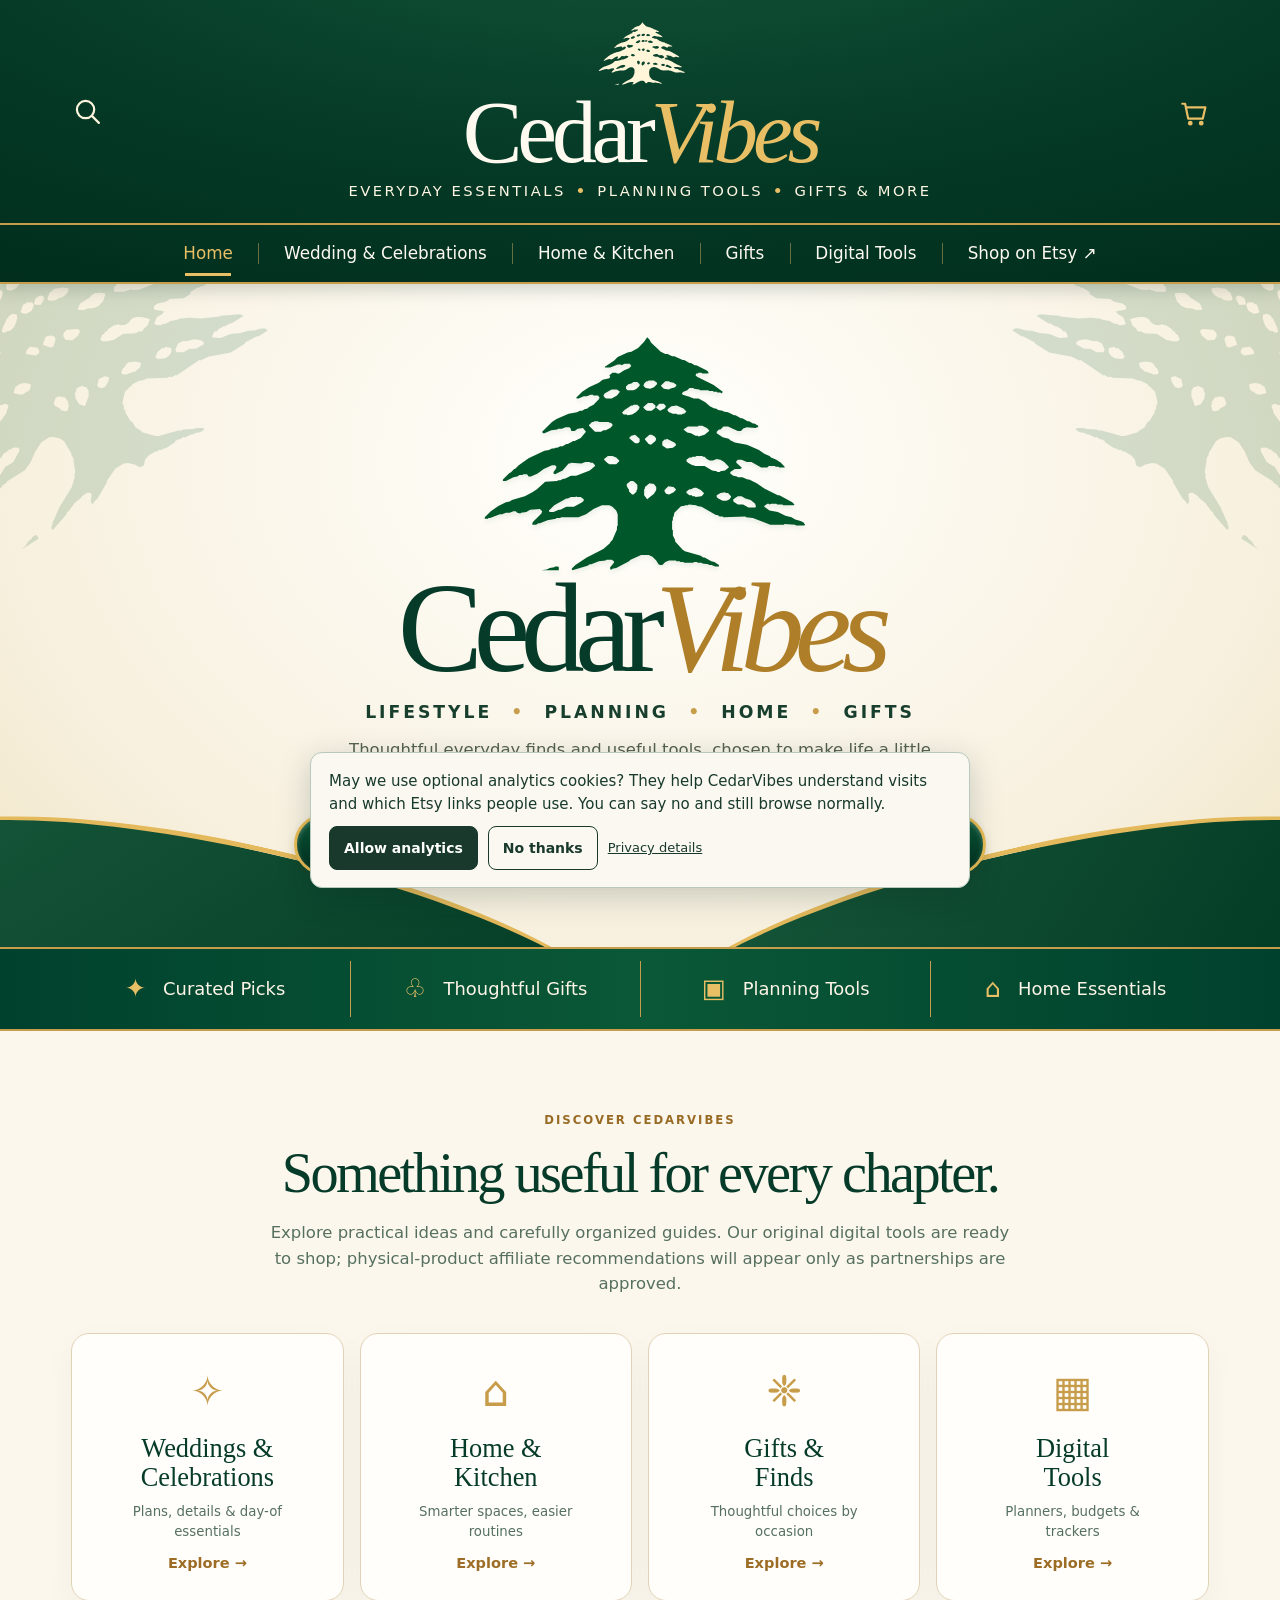
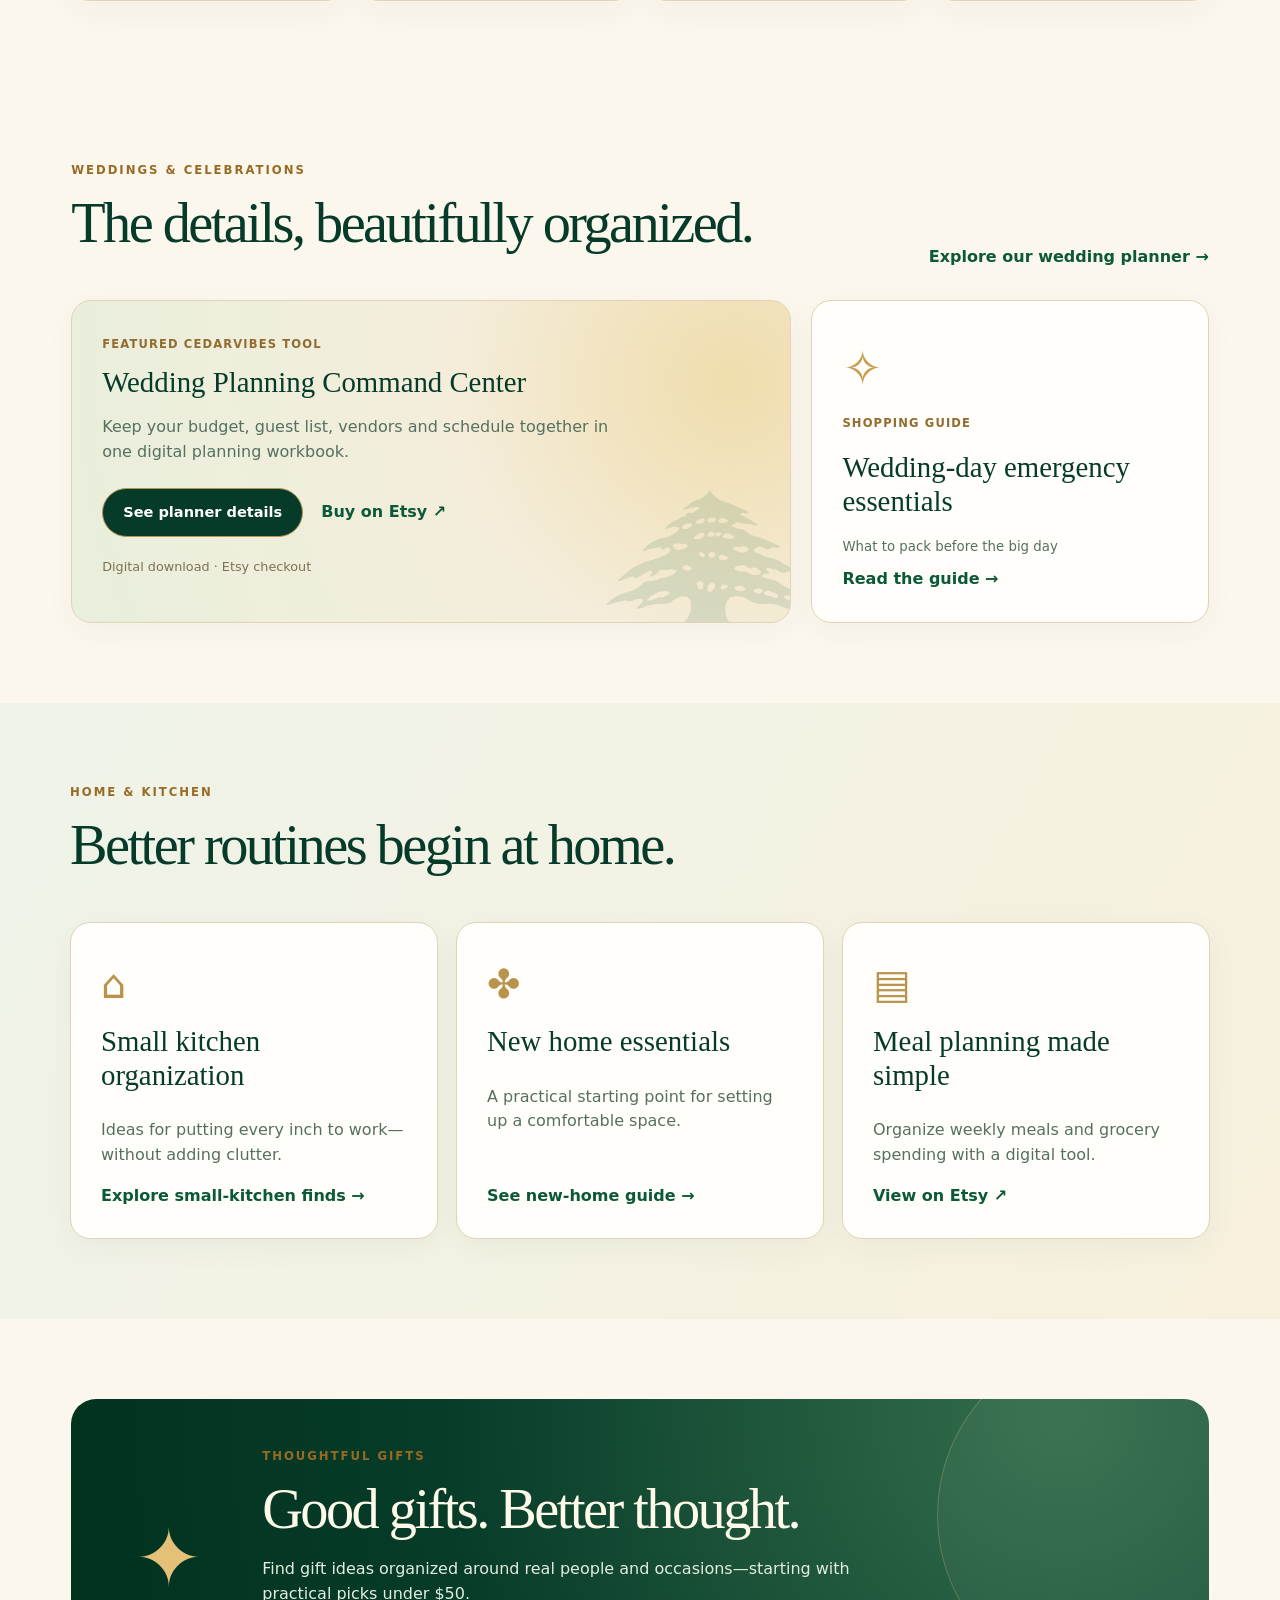
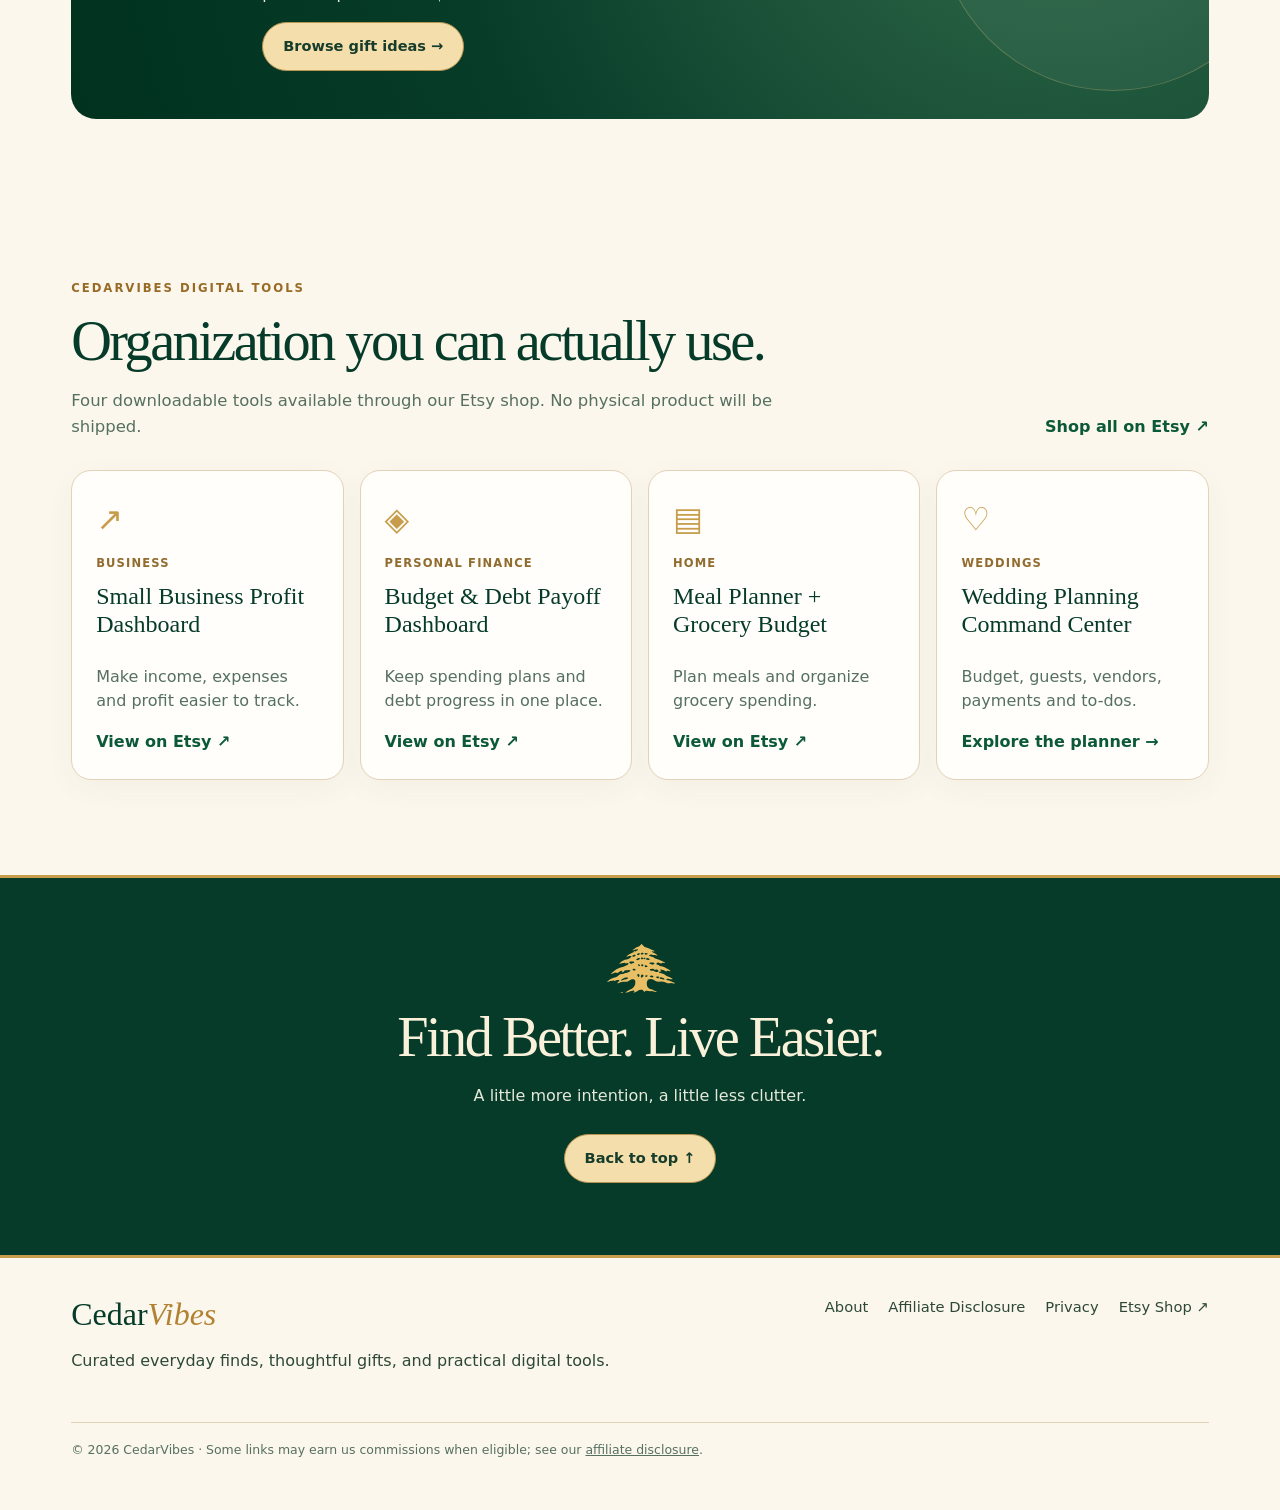
<file: index.html>
<!doctype html>
<html lang="en">
<head>
  <meta charset="utf-8">
  <meta name="viewport" content="width=device-width, initial-scale=1">
  <title>CedarVibes | Everyday Essentials, Thoughtful Gifts & Planning Tools</title>
  <meta name="description" content="Discover practical home and kitchen finds, wedding essentials, thoughtful gifts, and CedarVibes digital planning tools. Find better. Live easier.">
  <meta name="theme-color" content="#053924">
  <meta name="p:domain_verify" content="b243c7212f87a80fbb2a1d594a586ce5"/>
  <meta property="og:title" content="CedarVibes | Find Better. Live Easier.">
  <meta property="og:description" content="Curated finds, thoughtful gifts, wedding essentials and digital planners.">
  <meta property="og:type" content="website">
  <link rel="canonical" href="https://shopcedarvibes.com/">
  <link rel="icon" href="/assets/cedar-lebanese.svg" type="image/svg+xml">
  <link rel="stylesheet" href="/styles.css">
</head>
<body>
<a class="skip-link" href="#main">Skip to content</a>
<header class="site-header">
  <div class="brand-band">
    <button class="header-icon search-trigger" type="button" aria-label="Search CedarVibes" aria-expanded="false" aria-controls="site-search"><svg viewBox="0 0 24 24" aria-hidden="true"><circle cx="10.5" cy="10.5" r="6.7"/><path d="m15.6 15.6 5.2 5.2"/></svg></button>
    <a href="/" class="main-brand" aria-label="CedarVibes homepage">
      <span class="brand-emblem" aria-hidden="true"></span>
      <span class="brand-rule"><span></span><span></span></span>
      <span class="wordmark"><span class="brand-cedar">Cedar</span><span class="brand-vibes">Vibes</span></span>
      <span class="brand-sub">EVERYDAY ESSENTIALS <b>•</b> PLANNING TOOLS <b>•</b> GIFTS & MORE</span>
    </a>
    <a class="header-icon shop-link" href="https://www.etsy.com/shop/CedarVibes" target="_blank" rel="noopener" aria-label="Shop CedarVibes on Etsy"><svg viewBox="0 0 24 24" aria-hidden="true"><path d="M3.3 6h2.2l2.4 11.5h11.3l2-8.7H6.3"/><circle cx="9.5" cy="21" r="1"/><circle cx="18" cy="21" r="1"/></svg></a>
  </div>
  <form class="site-search" id="site-search" role="search" hidden>
    <label for="search-input">Search the CedarVibes shop and guides</label>
    <div class="search-control"><input id="search-input" type="search" placeholder="Try wedding, kitchen, gifts, budget…" autocomplete="off"><button type="submit">Search</button></div>
    <p id="search-status" aria-live="polite"></p>
  </form>
  <nav class="site-nav" aria-label="Main navigation">
    <a href="#main" aria-current="page">Home</a><a href="#weddings">Wedding & Celebrations</a><a href="#home-kitchen">Home & Kitchen</a><a href="#gifts">Gifts</a><a href="#digital-tools">Digital Tools</a><a href="https://www.etsy.com/shop/CedarVibes" target="_blank" rel="noopener">Shop on Etsy ↗</a>
  </nav>
</header>
<main id="main">
  <section class="hero" aria-labelledby="hero-title">
    <div class="hero-branch branch-left" aria-hidden="true"></div><div class="hero-branch branch-right" aria-hidden="true"></div>
    <div class="hero-content">
      <img class="hero-cedar" src="/assets/cedar-lebanese.svg" alt="The iconic Lebanese cedar tree, CedarVibes' emblem" width="439" height="320">
      <h1 id="hero-title" class="hero-brand"><span>Cedar</span><em>Vibes</em></h1>
      <p class="hero-categories"><span>LIFESTYLE</span><b>•</b><span>PLANNING</span><b>•</b><span>HOME</span><b>•</b><span>GIFTS</span></p>
      <p class="hero-description">Thoughtful everyday finds and useful tools, chosen to make life a little easier.</p>
      <div class="hero-actions">
        <a class="pill-btn green" href="/wedding-planner"><span aria-hidden="true">▦</span> Wedding Planner</a>
        <a class="pill-btn gold" href="https://www.etsy.com/shop/CedarVibes" target="_blank" rel="noopener"><span aria-hidden="true">▢</span> Shop on Etsy</a>
        <a class="pill-btn green" href="https://www.etsy.com/listing/4587550972/ze-meal-planner" target="_blank" rel="noopener"><span aria-hidden="true">♜</span> Meal Planner</a>
      </div>
    </div>
  </section>
  <div class="feature-bar" aria-label="Explore CedarVibes"><a href="#shop-guides"><span aria-hidden="true">✦</span> Curated Picks</a><a href="#gifts"><span aria-hidden="true">♧</span> Thoughtful Gifts</a><a href="#digital-tools"><span aria-hidden="true">▣</span> Planning Tools</a><a href="#home-kitchen"><span aria-hidden="true">⌂</span> Home Essentials</a></div>
  <section class="section intro-section" id="shop-guides">
    <p class="kicker">DISCOVER CEDARVIBES</p><h2>Something useful for every chapter.</h2><p class="section-lede">Explore practical ideas and carefully organized guides. Our original digital tools are ready to shop; physical-product affiliate recommendations will appear only as partnerships are approved.</p>
    <div class="dept-grid">
      <a class="dept-card weddings" href="#weddings"><span class="dept-icon" aria-hidden="true">✧</span><span class="dept-label">Weddings &<br> Celebrations</span><small>Plans, details & day-of essentials</small><span class="dept-arrow">Explore →</span></a>
      <a class="dept-card kitchen" href="#home-kitchen"><span class="dept-icon" aria-hidden="true">⌂</span><span class="dept-label">Home &<br> Kitchen</span><small>Smarter spaces, easier routines</small><span class="dept-arrow">Explore →</span></a>
      <a class="dept-card gifting" href="#gifts"><span class="dept-icon" aria-hidden="true">❈</span><span class="dept-label">Gifts &<br> Finds</span><small>Thoughtful choices by occasion</small><span class="dept-arrow">Explore →</span></a>
      <a class="dept-card digital" href="#digital-tools"><span class="dept-icon" aria-hidden="true">▦</span><span class="dept-label">Digital<br> Tools</span><small>Planners, budgets & trackers</small><span class="dept-arrow">Explore →</span></a>
    </div>
  </section>
  <section class="section section-wedding" id="weddings">
    <div class="section-heading"><div><p class="kicker">WEDDINGS & CELEBRATIONS</p><h2>The details, beautifully organized.</h2></div><a class="plain-link" href="/wedding-planner">Explore our wedding planner →</a></div>
    <div class="showcase-grid">
      <article class="feature-card feature-card-large"><span class="mini-label">FEATURED CEDARVIBES TOOL</span><h3>Wedding Planning Command Center</h3><p>Keep your budget, guest list, vendors and schedule together in one digital planning workbook.</p><div class="feature-card-actions"><a class="mini-btn" href="/wedding-planner">See planner details</a><a class="text-link" href="https://www.etsy.com/listing/4600735315" target="_blank" rel="noopener">Buy on Etsy ↗</a></div><span class="illustration-tag">Digital download · Etsy checkout</span></article>
      <a class="guide-card" href="/guide-wedding-emergency"><span class="guide-art" aria-hidden="true">✧</span><span class="mini-label">SHOPPING GUIDE</span><strong>Wedding-day emergency essentials</strong><small>What to pack before the big day</small><span class="text-link">Read the guide →</span></a>
    </div>
  </section>
  <section class="section alt-section" id="home-kitchen"><div class="section-heading"><div><p class="kicker">HOME & KITCHEN</p><h2>Better routines begin at home.</h2></div></div><div class="guides-grid"><a class="guide-tile" href="/guide-small-kitchen"><span class="tile-monogram">⌂</span><strong>Small kitchen organization</strong><p>Ideas for putting every inch to work—without adding clutter.</p><span class="text-link">Explore small-kitchen finds →</span></a><a class="guide-tile" href="/guide-new-home"><span class="tile-monogram">✤</span><strong>New home essentials</strong><p>A practical starting point for setting up a comfortable space.</p><span class="text-link">See new-home guide →</span></a><a class="guide-tile" href="https://www.etsy.com/listing/4587550972/ze-meal-planner" target="_blank" rel="noopener"><span class="tile-monogram">▤</span><strong>Meal planning made simple</strong><p>Organize weekly meals and grocery spending with a digital tool.</p><span class="text-link">View on Etsy ↗</span></a></div></section>
  <section class="section" id="gifts"><div class="gifts-banner"><span class="gift-sparkle" aria-hidden="true">✦</span><div><p class="kicker">THOUGHTFUL GIFTS</p><h2>Good gifts. Better thought.</h2><p>Find gift ideas organized around real people and occasions—starting with practical picks under $50.</p><a class="mini-btn light" href="/guide-gifts-under-50">Browse gift ideas →</a></div></div></section>
  <section class="section tools-section" id="digital-tools"><div class="section-heading"><div><p class="kicker">CEDARVIBES DIGITAL TOOLS</p><h2>Organization you can actually use.</h2><p class="section-lede">Four downloadable tools available through our Etsy shop. No physical product will be shipped.</p></div><a class="plain-link" href="https://www.etsy.com/shop/CedarVibes" target="_blank" rel="noopener">Shop all on Etsy ↗</a></div>
    <div class="product-grid">
      <article class="product-card"><span class="product-icon">↗</span><span class="mini-label">BUSINESS</span><h3>Small Business Profit Dashboard</h3><p>Make income, expenses and profit easier to track.</p><a href="#" data-link="etsyProfit" class="text-link">View on Etsy ↗</a></article>
      <article class="product-card"><span class="product-icon">◈</span><span class="mini-label">PERSONAL FINANCE</span><h3>Budget & Debt Payoff Dashboard</h3><p>Keep spending plans and debt progress in one place.</p><a href="#" data-link="etsyBudget" class="text-link">View on Etsy ↗</a></article>
      <article class="product-card"><span class="product-icon">▤</span><span class="mini-label">HOME</span><h3>Meal Planner + Grocery Budget</h3><p>Plan meals and organize grocery spending.</p><a href="#" data-link="etsyMeal" class="text-link">View on Etsy ↗</a></article>
      <article class="product-card"><span class="product-icon">♡</span><span class="mini-label">WEDDINGS</span><h3>Wedding Planning Command Center</h3><p>Budget, guests, vendors, payments and to-dos.</p><a href="/wedding-planner" class="text-link">Explore the planner →</a></article>
    </div>
  </section>
  <section class="closing-note"><span class="closing-emblem" aria-hidden="true"></span><h2>Find Better. Live Easier.</h2><p>A little more intention, a little less clutter.</p><a class="mini-btn light" href="#main">Back to top ↑</a></section>
</main>
<footer class="site-footer"><div><a class="footer-brand" href="/">Cedar<span>Vibes</span></a><p>Curated everyday finds, thoughtful gifts, and practical digital tools.</p></div><div class="footer-links"><a href="/about">About</a><a href="/disclosure">Affiliate Disclosure</a><a href="/privacy">Privacy</a><a href="https://www.etsy.com/shop/CedarVibes" target="_blank" rel="noopener">Etsy Shop ↗</a></div><p class="copyright">© 2026 CedarVibes · Some links may earn us commissions when eligible; see our <a href="/disclosure">affiliate disclosure</a>.</p></footer>
<script defer src="/config.js"></script><script defer src="/script.js"></script><script defer src="/storefront.js"></script>
</body>
</html>
</file>
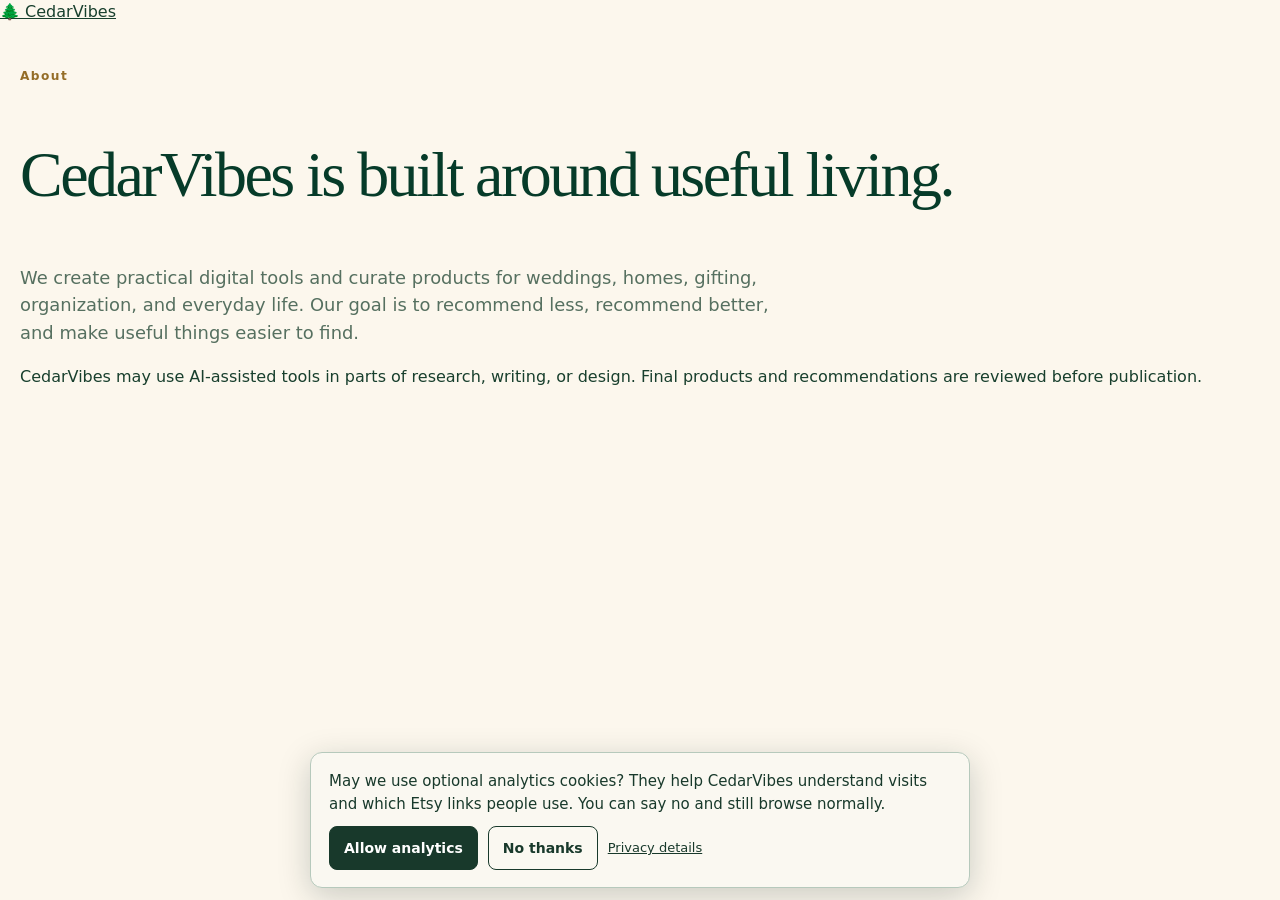
<file: about.html>
<!doctype html><html><head><meta charset="utf-8"><meta name="viewport" content="width=device-width,initial-scale=1"><title>About CedarVibes</title><link rel="stylesheet" href="/styles.css"><script defer src="/analytics.js"></script></head><body><header><a class="brand" href="/">🌲 CedarVibes</a></header><main><section><p class="eyebrow">About</p><h1>CedarVibes is built around useful living.</h1><p class="lede">We create practical digital tools and curate products for weddings, homes, gifting, organization, and everyday life. Our goal is to recommend less, recommend better, and make useful things easier to find.</p><p>CedarVibes may use AI-assisted tools in parts of research, writing, or design. Final products and recommendations are reviewed before publication.</p></section></main></body></html>
</file>
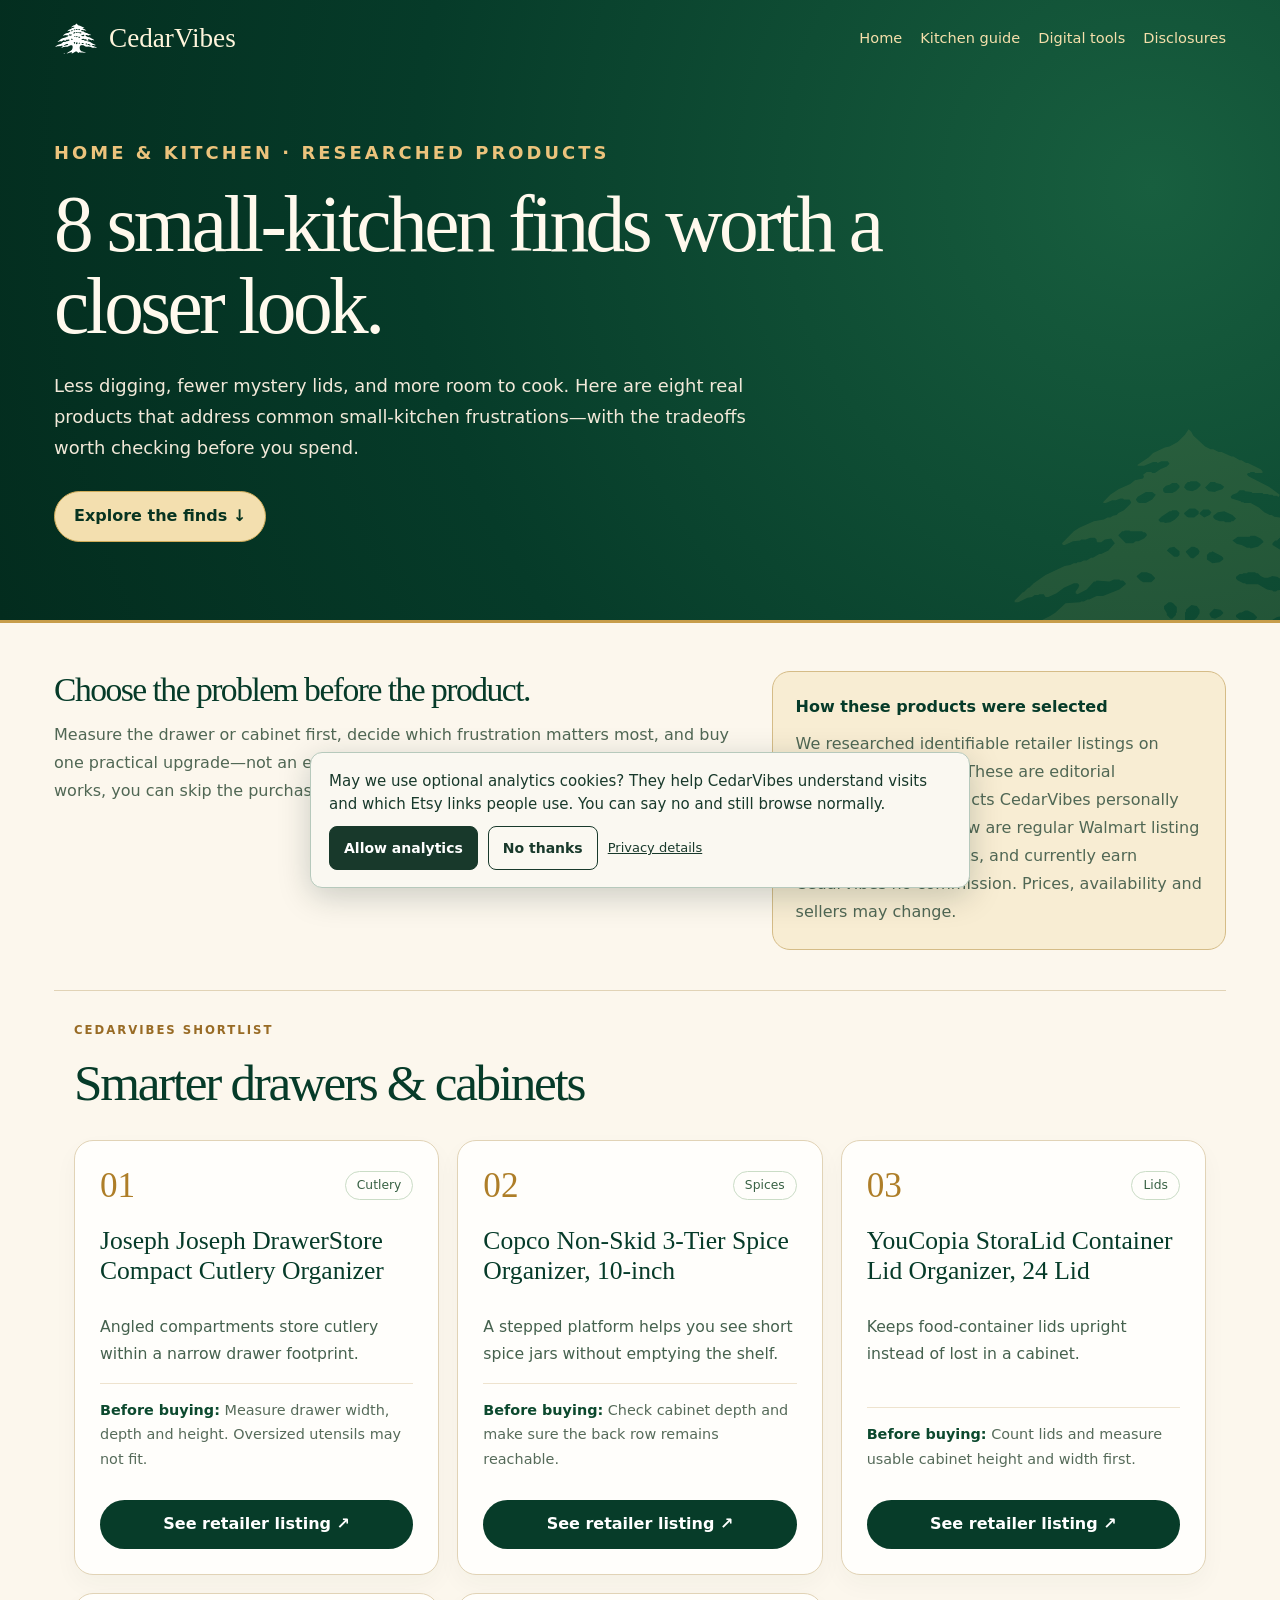
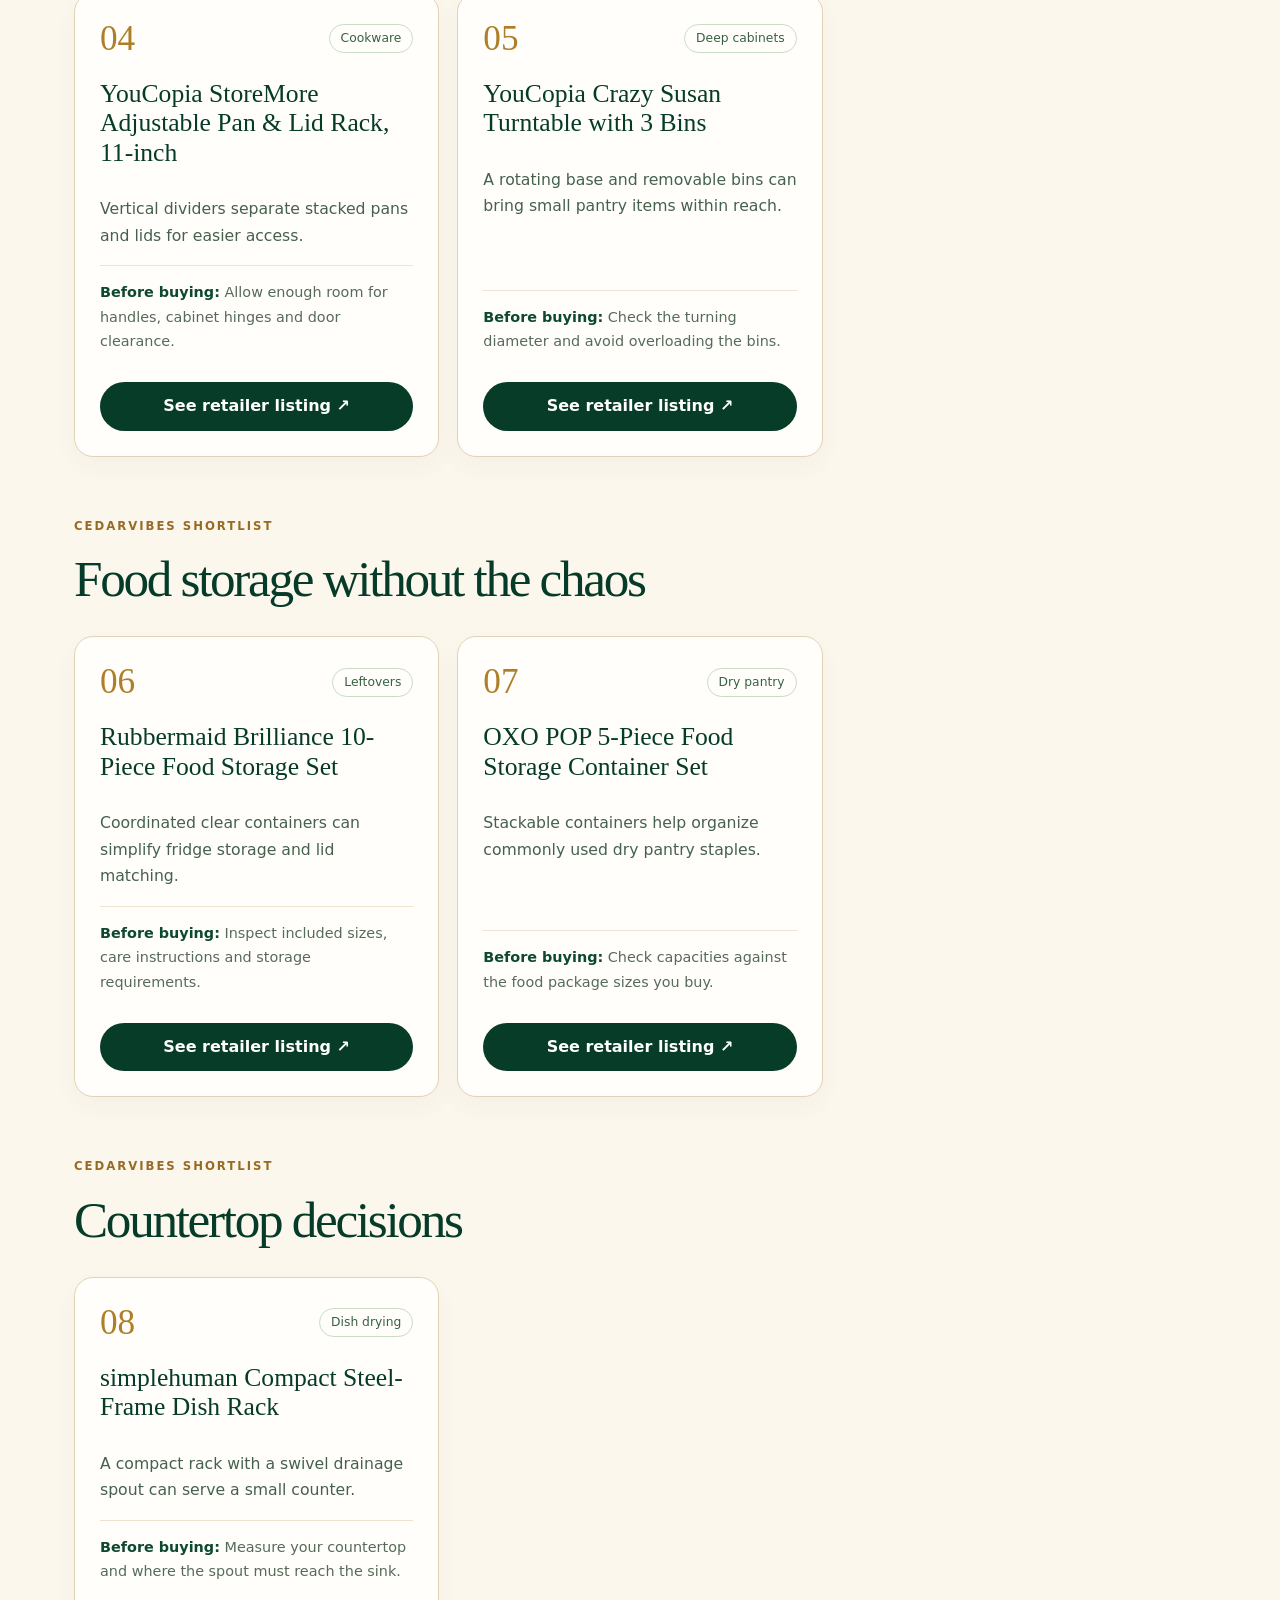
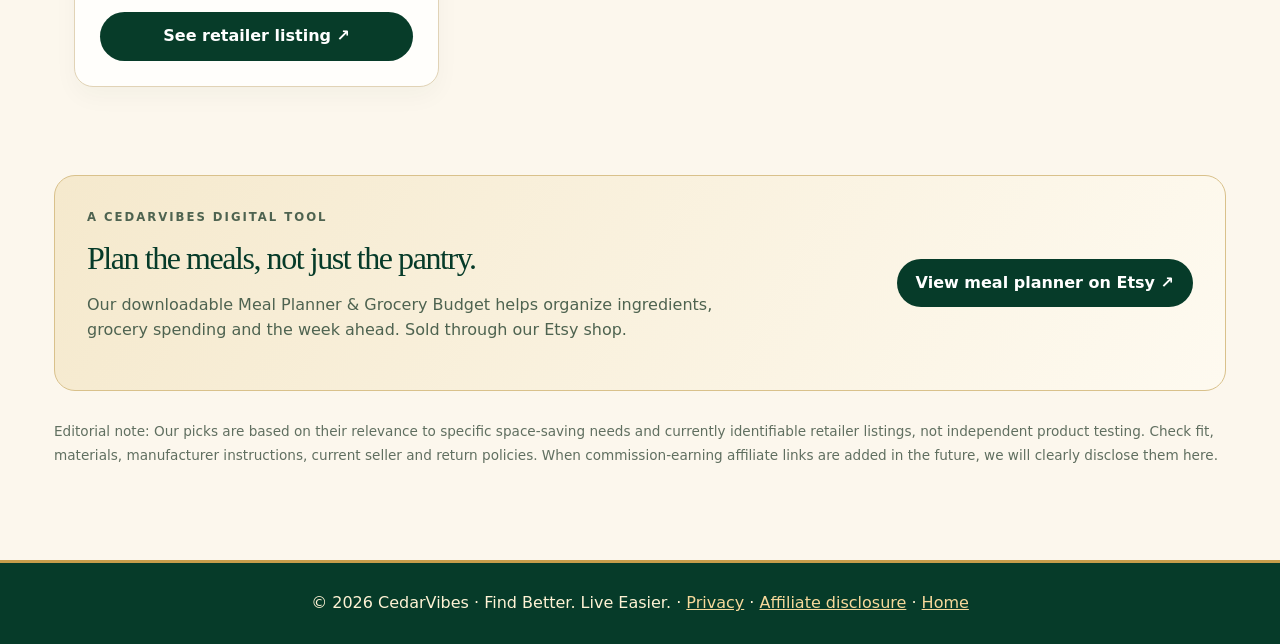
<file: collection-small-kitchen.html>
<!doctype html>
<html lang="en"><head><meta charset="utf-8"><meta name="viewport" content="width=device-width,initial-scale=1">
<title>8 Practical Small-Kitchen Organizers to Consider | CedarVibes</title>
<meta name="description" content="Eight real kitchen organizers for small drawers, crowded cabinets, food storage and counters, with practical buying tips from CedarVibes.">
<meta name="theme-color" content="#063b29">
<link rel="canonical" href="https://shopcedarvibes.com/collection-small-kitchen.html">
<link rel="icon" href="/assets/cedar-lebanese.svg" type="image/svg+xml">
<link rel="stylesheet" href="/styles.css"><script defer src="/analytics.js"></script>
<style>
.collect-head{background:radial-gradient(circle at 90% 30%,#185f3f,#063b29 60%,#032c1e);border-bottom:3px solid #c79d4b;color:#fff;position:relative;overflow:hidden}
.collect-head:after{content:"";position:absolute;right:-100px;bottom:-100px;width:400px;height:310px;background:#e7c16c;opacity:.1;-webkit-mask:url('/assets/cedar-lebanese.svg') center/contain no-repeat;mask:url('/assets/cedar-lebanese.svg') center/contain no-repeat;pointer-events:none}
.collect-nav{max-width:1220px;margin:auto;padding:20px 24px;display:flex;justify-content:space-between;align-items:center;gap:22px}
.collect-brand{display:flex;align-items:center;gap:12px;font:normal 1.7rem Georgia,serif;text-decoration:none;color:#fff5dc}.collect-brand img{width:43px;height:36px;filter:brightness(0) invert(1)}
.collect-navlinks{display:flex;gap:18px;flex-wrap:wrap}.collect-navlinks a{color:#f5dfab;text-decoration:none;font-size:.91rem}.collect-navlinks a:hover{text-decoration:underline}
.collect-hero{max-width:1220px;margin:auto;padding:62px 24px 78px;position:relative;z-index:1}
.collect-hero h1{font:normal clamp(2.75rem,6.2vw,5.7rem)/1.04 Georgia,serif;letter-spacing:-.045em;max-width:840px;margin:13px 0 23px;color:#fff9ed}
.collect-hero p{color:#f2e9d9;max-width:740px;line-height:1.72;font-size:1.12rem}
.collect-hero .kicker{color:#ecc37c}
.hero-button{display:inline-flex;margin-top:10px;background:#f3dfaf;border:1px solid #d0ac59;padding:12px 19px;border-radius:999px;text-decoration:none;color:#073421;font-weight:800}
.collect-main{max-width:1220px;margin:auto;padding:48px 24px 80px}.collect-intro{display:grid;grid-template-columns:1.5fr 1fr;gap:36px;border-bottom:1px solid #e1d3b6;padding-bottom:40px}
.collect-intro h2{font:normal 2.1rem Georgia,serif;margin:0 0 12px}.collect-intro p{margin:0;color:#506754;line-height:1.75}
.notice{padding:23px;border:1px solid #d5bc87;border-radius:18px;background:#f8edd3}.notice strong{display:block;margin:0 0 10px;color:#063b29}
.group{padding:52px 0 0}.group h2{font:normal clamp(2.2rem,4vw,3.4rem) Georgia,serif;margin:0 0 28px}
.find-grid{display:grid;grid-template-columns:repeat(3,minmax(0,1fr));gap:18px}.find{display:flex;flex-direction:column;background:#fffefb;border:1px solid #e1d3b6;border-radius:19px;box-shadow:0 10px 25px #17422a09;padding:25px}
.topline{display:flex;align-items:center;justify-content:space-between;gap:10px}.number{font:normal 2.2rem Georgia,serif;color:#ae7e28}.category{font-size:.77rem;border:1px solid #cadcc6;color:#386144;border-radius:999px;padding:4px 11px}
.find h3{font:normal clamp(1.52rem,2vw,1.92rem)/1.16 Georgia,serif;color:#063b29;margin:20px 0 13px}.find p{color:#45614e;line-height:1.7;font-size:.98rem}
.find .caution{font-size:.9rem;color:#566b5a;border-top:1px solid #eee3ce;padding-top:14px;margin-top:auto}.caution strong{color:#0c492e}
.retailer-link{display:inline-flex;justify-content:center;align-items:center;border-radius:999px;padding:12px 17px;margin-top:14px;text-align:center;background:#073c29;color:#fff;text-decoration:none;font-weight:750}.retailer-link:hover{background:#17603d}
.etsy-callout{display:flex;align-items:center;justify-content:space-between;gap:30px;margin-top:58px;padding:32px;border:1px solid #d9c18b;border-radius:21px;background:linear-gradient(120deg,#f5e9cd,#fefaf0)}
.etsy-callout h2{font:normal 2rem Georgia,serif;margin:7px 0 10px}.etsy-callout p{max-width:690px;color:#4e6350}
.etsy-callout a{flex-shrink:0;padding:12px 19px;border-radius:999px;background:#063b29;color:#fff;text-decoration:none;font-weight:750}
.footnote{color:#606f60;font-size:.85rem;line-height:1.7;margin-top:29px}.collect-foot{padding:28px;background:#063b29;color:#fff3d5;text-align:center;border-top:3px solid #c79d4b}.collect-foot a{color:#f7d99b}
@media(max-width:940px){.find-grid{grid-template-columns:repeat(2,minmax(0,1fr))}.collect-intro{grid-template-columns:1fr}}
@media(max-width:620px){.collect-nav{align-items:flex-start;flex-direction:column}.collect-hero{padding:42px 22px 58px}.collect-main{padding:34px 18px 60px}.find-grid{grid-template-columns:1fr}.etsy-callout{display:block}.etsy-callout a{display:inline-flex;margin-top:10px}}
</style></head>
<body><a class="skip-link" href="#finds">Skip to collection</a>
<header class="collect-head"><nav class="collect-nav" aria-label="Collection navigation">
<a class="collect-brand" href="/"><img src="/assets/cedar-lebanese.svg" alt="">CedarVibes</a>
<div class="collect-navlinks"><a href="/">Home</a><a href="/guide-small-kitchen.html">Kitchen guide</a><a href="/#digital-tools">Digital tools</a><a href="/disclosure.html">Disclosures</a></div></nav>
<div class="collect-hero"><p class="kicker">HOME &amp; KITCHEN · RESEARCHED PRODUCTS</p>
<h1>8 small-kitchen finds worth a closer look.</h1>
<p>Less digging, fewer mystery lids, and more room to cook. Here are eight real products that address common small-kitchen frustrations—with the tradeoffs worth checking before you spend.</p><a class="hero-button" href="#finds">Explore the finds ↓</a></div></header>
<main class="collect-main" id="finds">
<div class="collect-intro"><div><h2>Choose the problem before the product.</h2><p>Measure the drawer or cabinet first, decide which frustration matters most, and buy one practical upgrade—not an entire matching system. If your current setup already works, you can skip the purchase.</p></div>
<aside class="notice"><strong>How these products were selected</strong><p>We researched identifiable retailer listings on November 23, 2026. These are editorial candidates, not products CedarVibes personally tested. The links below are regular Walmart listing URLs, not affiliate links, and currently earn CedarVibes no commission. Prices, availability and sellers may change.</p></aside></div>
<section class="group"><p class="kicker">CEDARVIBES SHORTLIST</p><h2>Smarter drawers &amp; cabinets</h2><div class="find-grid"><article class="find"><div class="topline"><span class="number">01</span><span class="category">Cutlery</span></div><h3>Joseph Joseph DrawerStore Compact Cutlery Organizer</h3><p>Angled compartments store cutlery within a narrow drawer footprint.</p><p class="caution"><strong>Before buying:</strong> Measure drawer width, depth and height. Oversized utensils may not fit.</p><a class="retailer-link" href="https://www.walmart.com/ip/676023557" target="_blank" rel="noopener noreferrer">See retailer listing ↗</a></article>
<article class="find"><div class="topline"><span class="number">02</span><span class="category">Spices</span></div><h3>Copco Non-Skid 3-Tier Spice Organizer, 10-inch</h3><p>A stepped platform helps you see short spice jars without emptying the shelf.</p><p class="caution"><strong>Before buying:</strong> Check cabinet depth and make sure the back row remains reachable.</p><a class="retailer-link" href="https://www.walmart.com/ip/191355076" target="_blank" rel="noopener noreferrer">See retailer listing ↗</a></article>
<article class="find"><div class="topline"><span class="number">03</span><span class="category">Lids</span></div><h3>YouCopia StoraLid Container Lid Organizer, 24 Lid</h3><p>Keeps food-container lids upright instead of lost in a cabinet.</p><p class="caution"><strong>Before buying:</strong> Count lids and measure usable cabinet height and width first.</p><a class="retailer-link" href="https://www.walmart.com/ip/17936018865" target="_blank" rel="noopener noreferrer">See retailer listing ↗</a></article>
<article class="find"><div class="topline"><span class="number">04</span><span class="category">Cookware</span></div><h3>YouCopia StoreMore Adjustable Pan &amp; Lid Rack, 11-inch</h3><p>Vertical dividers separate stacked pans and lids for easier access.</p><p class="caution"><strong>Before buying:</strong> Allow enough room for handles, cabinet hinges and door clearance.</p><a class="retailer-link" href="https://www.walmart.com/ip/351204997" target="_blank" rel="noopener noreferrer">See retailer listing ↗</a></article>
<article class="find"><div class="topline"><span class="number">05</span><span class="category">Deep cabinets</span></div><h3>YouCopia Crazy Susan Turntable with 3 Bins</h3><p>A rotating base and removable bins can bring small pantry items within reach.</p><p class="caution"><strong>Before buying:</strong> Check the turning diameter and avoid overloading the bins.</p><a class="retailer-link" href="https://www.walmart.com/ip/524909329" target="_blank" rel="noopener noreferrer">See retailer listing ↗</a></article></div></section>
<section class="group"><p class="kicker">CEDARVIBES SHORTLIST</p><h2>Food storage without the chaos</h2><div class="find-grid"><article class="find"><div class="topline"><span class="number">06</span><span class="category">Leftovers</span></div><h3>Rubbermaid Brilliance 10-Piece Food Storage Set</h3><p>Coordinated clear containers can simplify fridge storage and lid matching.</p><p class="caution"><strong>Before buying:</strong> Inspect included sizes, care instructions and storage requirements.</p><a class="retailer-link" href="https://www.walmart.com/ip/2850383295" target="_blank" rel="noopener noreferrer">See retailer listing ↗</a></article>
<article class="find"><div class="topline"><span class="number">07</span><span class="category">Dry pantry</span></div><h3>OXO POP 5-Piece Food Storage Container Set</h3><p>Stackable containers help organize commonly used dry pantry staples.</p><p class="caution"><strong>Before buying:</strong> Check capacities against the food package sizes you buy.</p><a class="retailer-link" href="https://www.walmart.com/ip/5251364567" target="_blank" rel="noopener noreferrer">See retailer listing ↗</a></article></div></section>
<section class="group"><p class="kicker">CEDARVIBES SHORTLIST</p><h2>Countertop decisions</h2><div class="find-grid"><article class="find"><div class="topline"><span class="number">08</span><span class="category">Dish drying</span></div><h3>simplehuman Compact Steel-Frame Dish Rack</h3><p>A compact rack with a swivel drainage spout can serve a small counter.</p><p class="caution"><strong>Before buying:</strong> Measure your countertop and where the spout must reach the sink.</p><a class="retailer-link" href="https://www.walmart.com/ip/226565186" target="_blank" rel="noopener noreferrer">See retailer listing ↗</a></article></div></section>
<div class="etsy-callout"><div><p class="kicker">A CEDARVIBES DIGITAL TOOL</p><h2>Plan the meals, not just the pantry.</h2><p>Our downloadable Meal Planner &amp; Grocery Budget helps organize ingredients, grocery spending and the week ahead. Sold through our Etsy shop.</p></div><a href="https://www.etsy.com/listing/4587550972/ze-meal-planner" target="_blank" rel="noopener noreferrer">View meal planner on Etsy ↗</a></div>
<p class="footnote">Editorial note: Our picks are based on their relevance to specific space-saving needs and currently identifiable retailer listings, not independent product testing. Check fit, materials, manufacturer instructions, current seller and return policies. When commission-earning affiliate links are added in the future, we will clearly disclose them here.</p>
</main><footer class="collect-foot">© 2026 CedarVibes · Find Better. Live Easier. · <a href="/privacy.html">Privacy</a> · <a href="/disclosure.html">Affiliate disclosure</a> · <a href="/">Home</a></footer>
</body></html>
</file>
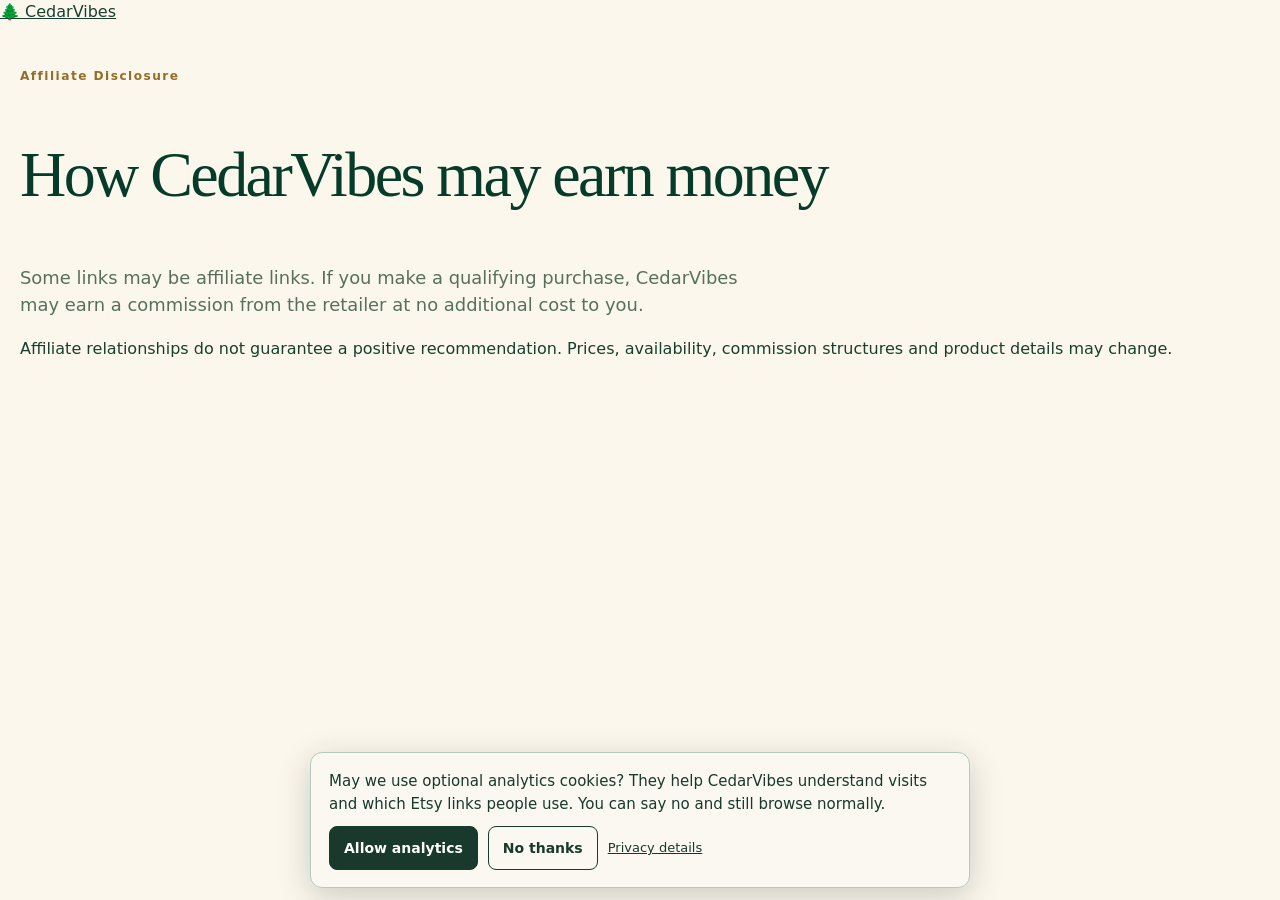
<file: disclosure.html>
<!doctype html><html><head><meta charset="utf-8"><meta name="viewport" content="width=device-width,initial-scale=1"><title>Affiliate Disclosure | CedarVibes</title><link rel="stylesheet" href="/styles.css"><script defer src="/analytics.js"></script></head><body><header><a class="brand" href="/">🌲 CedarVibes</a></header><main><section><p class="eyebrow">Affiliate Disclosure</p><h1>How CedarVibes may earn money</h1><p class="lede">Some links may be affiliate links. If you make a qualifying purchase, CedarVibes may earn a commission from the retailer at no additional cost to you.</p><p>Affiliate relationships do not guarantee a positive recommendation. Prices, availability, commission structures and product details may change.</p></section></main></body></html>
</file>
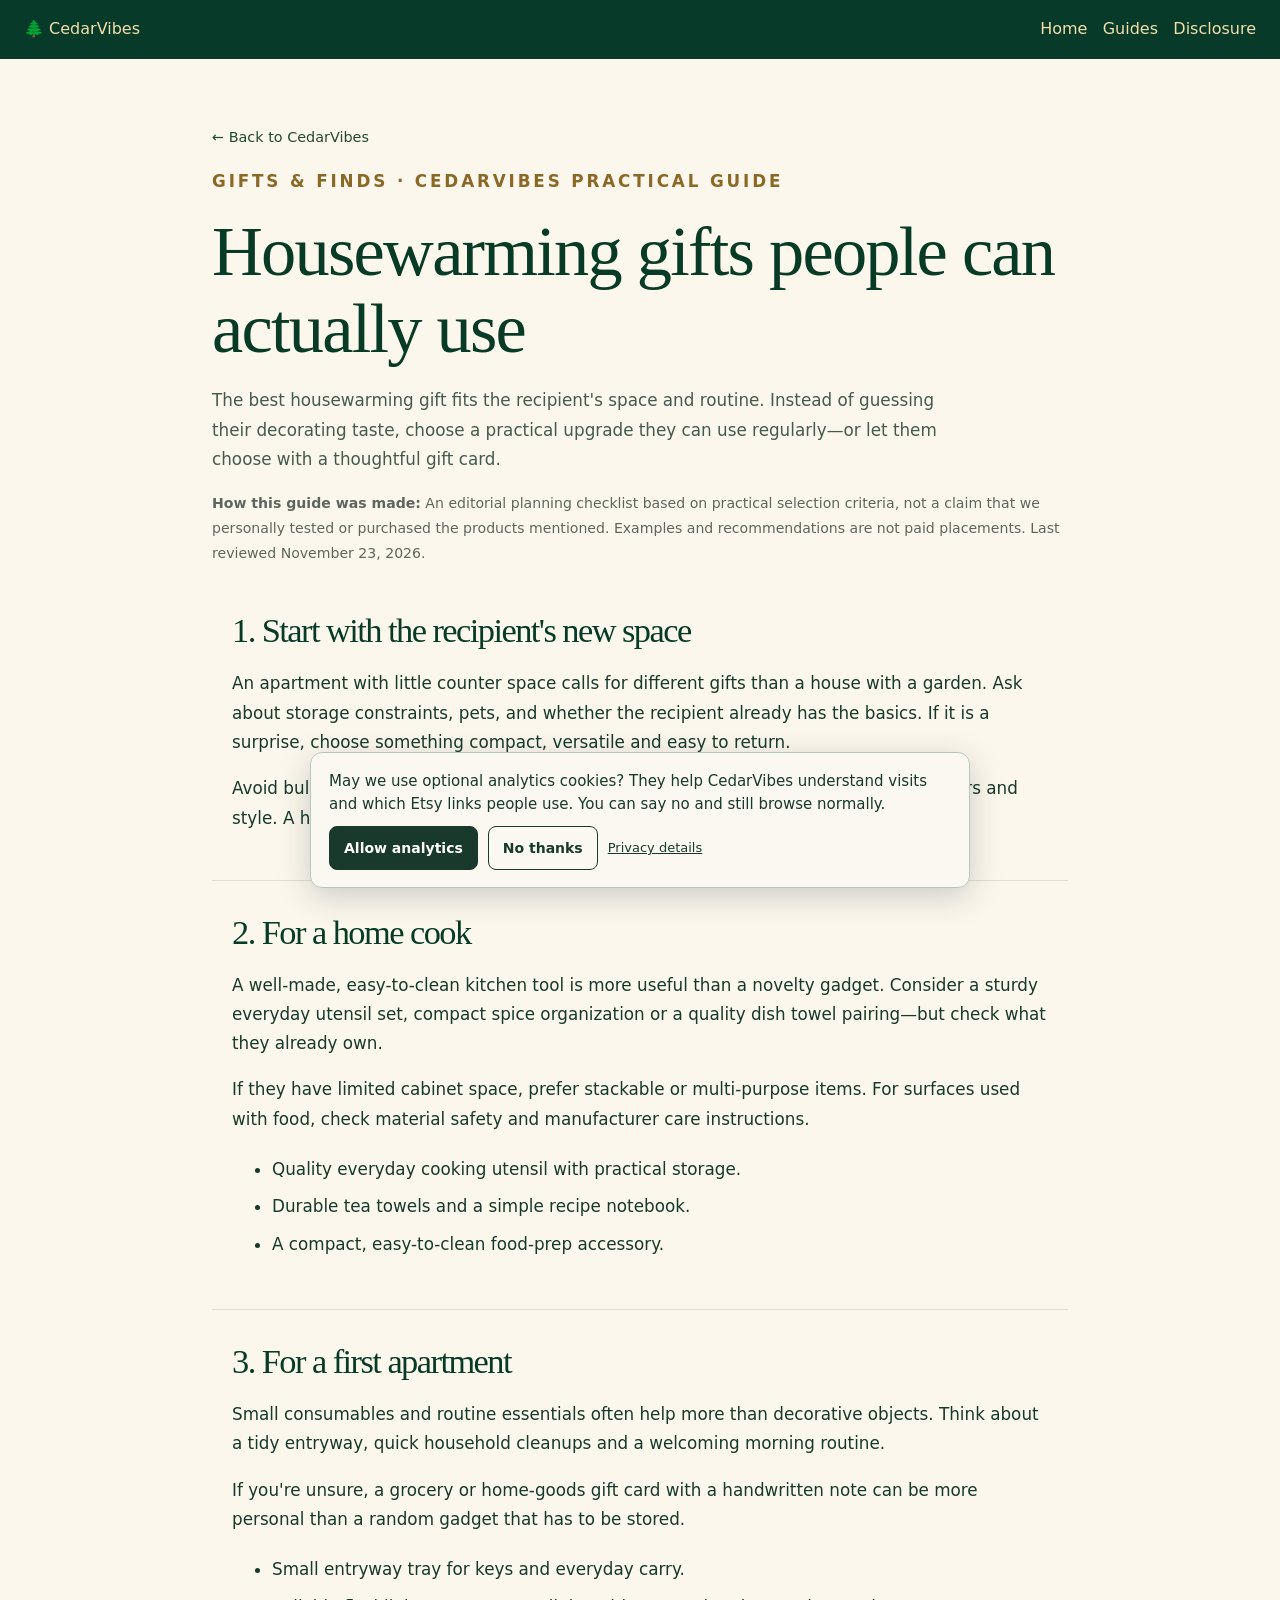
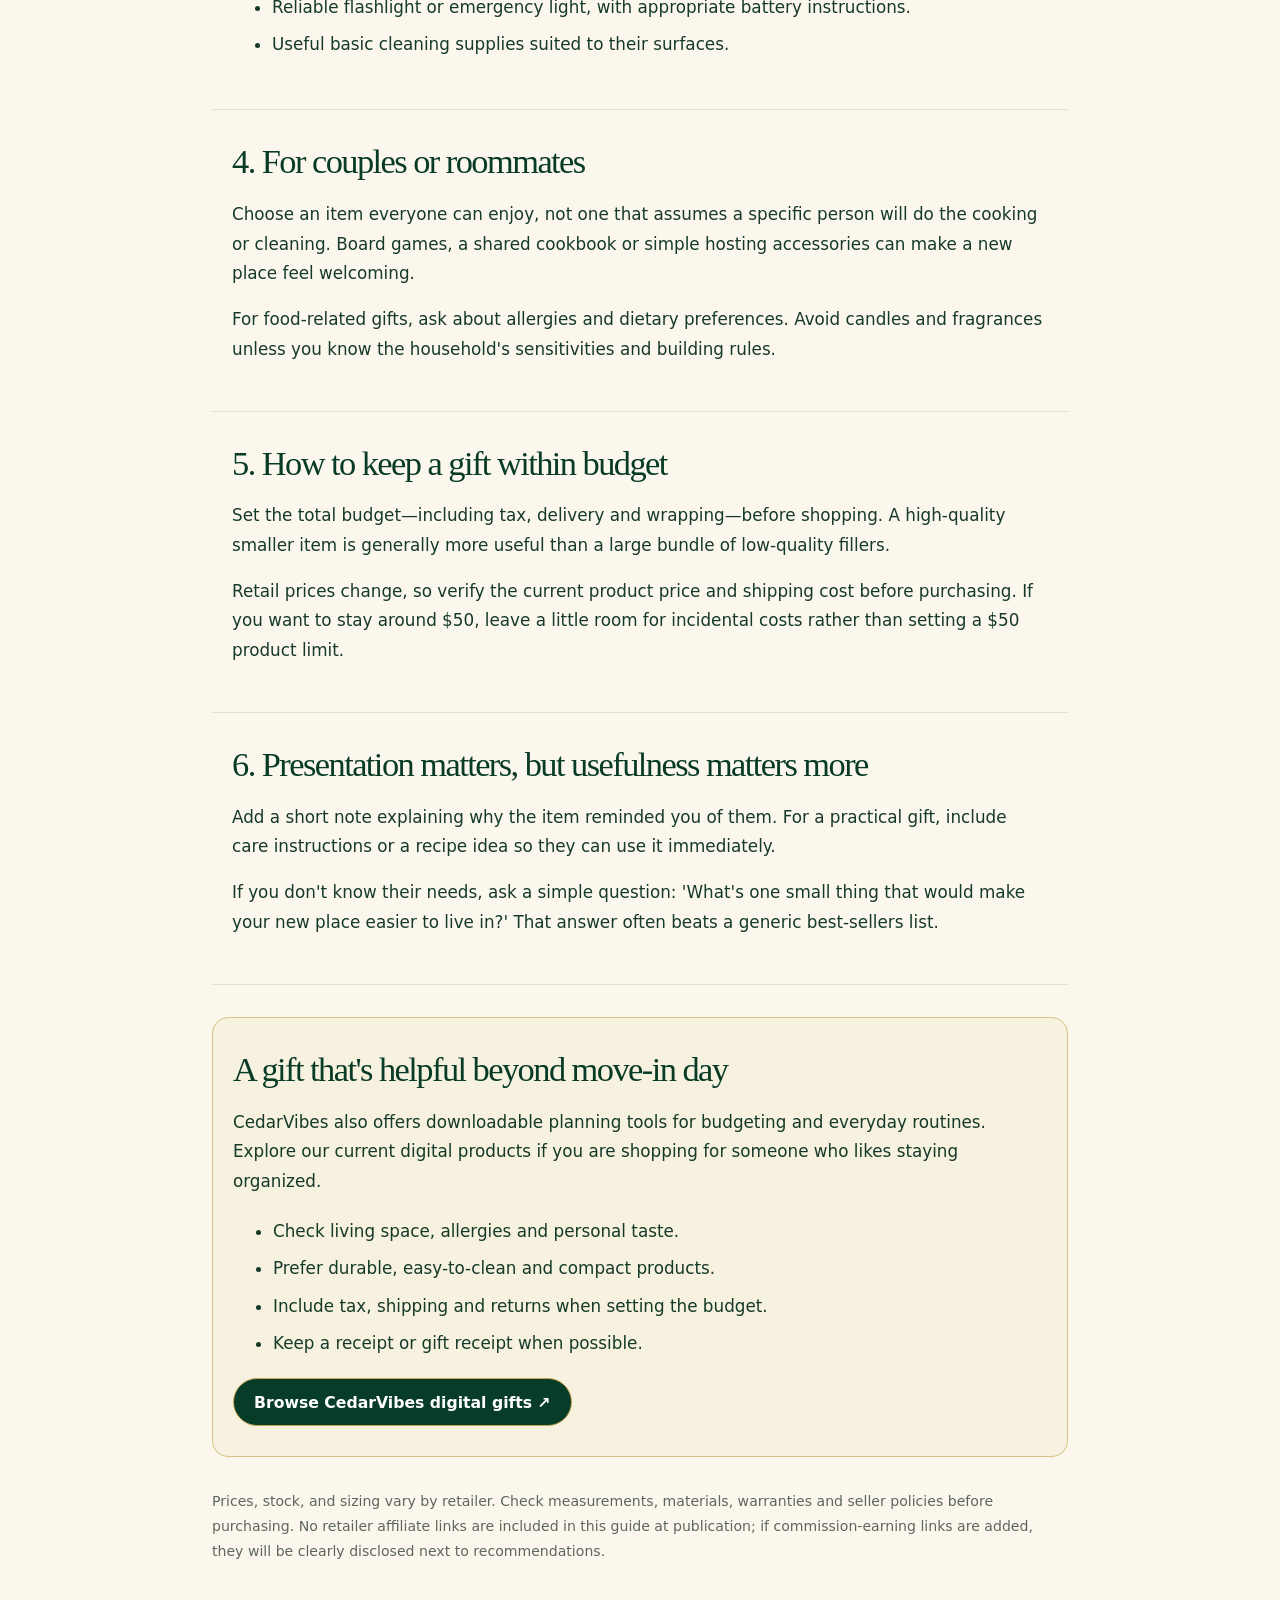
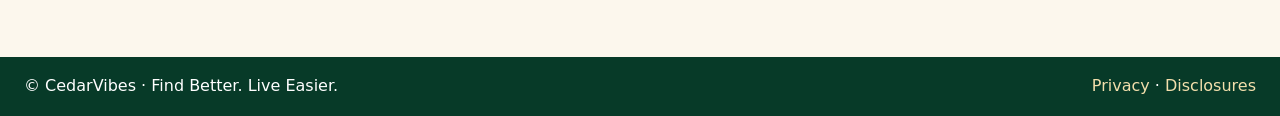
<file: guide-gifts-under-50.html>
<!doctype html>
<html lang="en"><head><meta charset="utf-8"><meta name="viewport" content="width=device-width,initial-scale=1">
<title>Useful Housewarming Gift Ideas and How to Choose Them | CedarVibes</title><meta name="description" content="A practical housewarming gift guide with useful ideas for small spaces, first apartments and home cooks, plus selection tips for thoughtful gifts.">
<link rel="canonical" href="https://shopcedarvibes.com/guide-gifts-under-50">
<link rel="icon" href="/assets/cedar-lebanese.svg" type="image/svg+xml">
<link rel="stylesheet" href="/styles.css"><script defer src="/analytics.js"></script>
<style>
.guide-layout{max-width:900px;margin:0 auto;padding:clamp(24px,5vw,64px) 22px 80px;color:#163a29;line-height:1.7}
.guide-back{font-size:.9rem;text-decoration:none;color:#234934}.guide-lead{font:normal clamp(1.13rem,2.4vw,1.32rem)/1.6 system-ui, sans-serif;color:#435b4d;max-width:750px}
.guide-layout h1{font:normal clamp(2.3rem,6vw,4.4rem)/1.09 Georgia,serif;letter-spacing:-.025em;margin:14px 0 20px;color:#083b25}
.guide-layout h2{font:normal clamp(1.65rem,3.3vw,2.15rem)/1.25 Georgia,serif;color:#073b26;margin:0 0 14px}
.guide-layout p,.guide-layout li{font-family:system-ui,-apple-system,Segoe UI,sans-serif;font-size:1.05rem;line-height:1.75}
.guide-layout li{padding:4px 0}.guide-section{padding:26px 0;border-bottom:1px solid #e3decf}
.guide-tag{font:700 .77rem system-ui,sans-serif;letter-spacing:.17em;text-transform:uppercase;color:#8b6825}
.guide-layout .guide-panel{background:#f7f1df;border:1px solid #d9c286;border-radius:16px;padding:24px;margin:32px 0}
.guide-layout .guide-panel h2{margin:0 0 10px}.guide-cta{display:inline-flex;background:#073d28;color:#fff;padding:13px 20px;border:1px solid #c9a456;text-decoration:none;border-radius:24px;font:700 .98rem system-ui,sans-serif;min-height:48px;align-items:center}
.guide-note{font-size:.88rem!important;color:#5d665c}.guide-nav{display:flex;flex-wrap:wrap;gap:12px;justify-content:space-between;align-items:center;padding:17px 24px;background:#073a28;color:#fff}
.guide-nav a{color:#f3dfac;text-decoration:none;font-family:system-ui,sans-serif}
</style></head>
<body><header class="guide-nav"><a href="/" aria-label="CedarVibes homepage">🌲 CedarVibes</a><nav aria-label="Guide navigation"><a href="/">Home</a> &nbsp; <a href="/#shop-guides">Guides</a> &nbsp; <a href="/disclosure">Disclosure</a></nav></header>
<main class="guide-layout"><a class="guide-back" href="/">← Back to CedarVibes</a>
<p class="guide-tag">Gifts &amp; finds · CedarVibes practical guide</p><h1>Housewarming gifts people can actually use</h1><p class="guide-lead">The best housewarming gift fits the recipient's space and routine. Instead of guessing their decorating taste, choose a practical upgrade they can use regularly—or let them choose with a thoughtful gift card.</p>
<p class="guide-note"><strong>How this guide was made:</strong> An editorial planning checklist based on practical selection criteria, not a claim that we personally tested or purchased the products mentioned. Examples and recommendations are not paid placements. Last reviewed November 23, 2026.</p>
<section class="guide-section"><h2>1. Start with the recipient's new space</h2><p>An apartment with little counter space calls for different gifts than a house with a garden. Ask about storage constraints, pets, and whether the recipient already has the basics. If it is a surprise, choose something compact, versatile and easy to return.</p>
<p>Avoid bulky or highly personalized décor unless you know the recipient's preferred colors and style. A home should look like the person living in it, not the person giving the gift.</p></section>
<section class="guide-section"><h2>2. For a home cook</h2><p>A well-made, easy-to-clean kitchen tool is more useful than a novelty gadget. Consider a sturdy everyday utensil set, compact spice organization or a quality dish towel pairing—but check what they already own.</p>
<p>If they have limited cabinet space, prefer stackable or multi-purpose items. For surfaces used with food, check material safety and manufacturer care instructions.</p><ul><li>Quality everyday cooking utensil with practical storage.</li>
<li>Durable tea towels and a simple recipe notebook.</li>
<li>A compact, easy-to-clean food-prep accessory.</li></ul></section>
<section class="guide-section"><h2>3. For a first apartment</h2><p>Small consumables and routine essentials often help more than decorative objects. Think about a tidy entryway, quick household cleanups and a welcoming morning routine.</p>
<p>If you're unsure, a grocery or home-goods gift card with a handwritten note can be more personal than a random gadget that has to be stored.</p><ul><li>Small entryway tray for keys and everyday carry.</li>
<li>Reliable flashlight or emergency light, with appropriate battery instructions.</li>
<li>Useful basic cleaning supplies suited to their surfaces.</li></ul></section>
<section class="guide-section"><h2>4. For couples or roommates</h2><p>Choose an item everyone can enjoy, not one that assumes a specific person will do the cooking or cleaning. Board games, a shared cookbook or simple hosting accessories can make a new place feel welcoming.</p>
<p>For food-related gifts, ask about allergies and dietary preferences. Avoid candles and fragrances unless you know the household's sensitivities and building rules.</p></section>
<section class="guide-section"><h2>5. How to keep a gift within budget</h2><p>Set the total budget—including tax, delivery and wrapping—before shopping. A high-quality smaller item is generally more useful than a large bundle of low-quality fillers.</p>
<p>Retail prices change, so verify the current product price and shipping cost before purchasing. If you want to stay around $50, leave a little room for incidental costs rather than setting a $50 product limit.</p></section>
<section class="guide-section"><h2>6. Presentation matters, but usefulness matters more</h2><p>Add a short note explaining why the item reminded you of them. For a practical gift, include care instructions or a recipe idea so they can use it immediately.</p>
<p>If you don't know their needs, ask a simple question: 'What's one small thing that would make your new place easier to live in?' That answer often beats a generic best-sellers list.</p></section>
<section class="guide-panel"><h2>A gift that's helpful beyond move-in day</h2><p>CedarVibes also offers downloadable planning tools for budgeting and everyday routines. Explore our current digital products if you are shopping for someone who likes staying organized.</p>
<ul><li>Check living space, allergies and personal taste.</li>
<li>Prefer durable, easy-to-clean and compact products.</li>
<li>Include tax, shipping and returns when setting the budget.</li>
<li>Keep a receipt or gift receipt when possible.</li></ul>
<a class="guide-cta" href="https://www.etsy.com/shop/CedarVibes" rel="noopener">Browse CedarVibes digital gifts ↗</a>
</section><p class="guide-note">Prices, stock, and sizing vary by retailer. Check measurements, materials, warranties and seller policies before purchasing. No retailer affiliate links are included in this guide at publication; if commission-earning links are added, they will be clearly disclosed next to recommendations.</p>
</main><footer class="guide-nav"><span>© CedarVibes · Find Better. Live Easier.</span><span><a href="/privacy">Privacy</a> · <a href="/disclosure">Disclosures</a></span></footer></body></html>
</file>
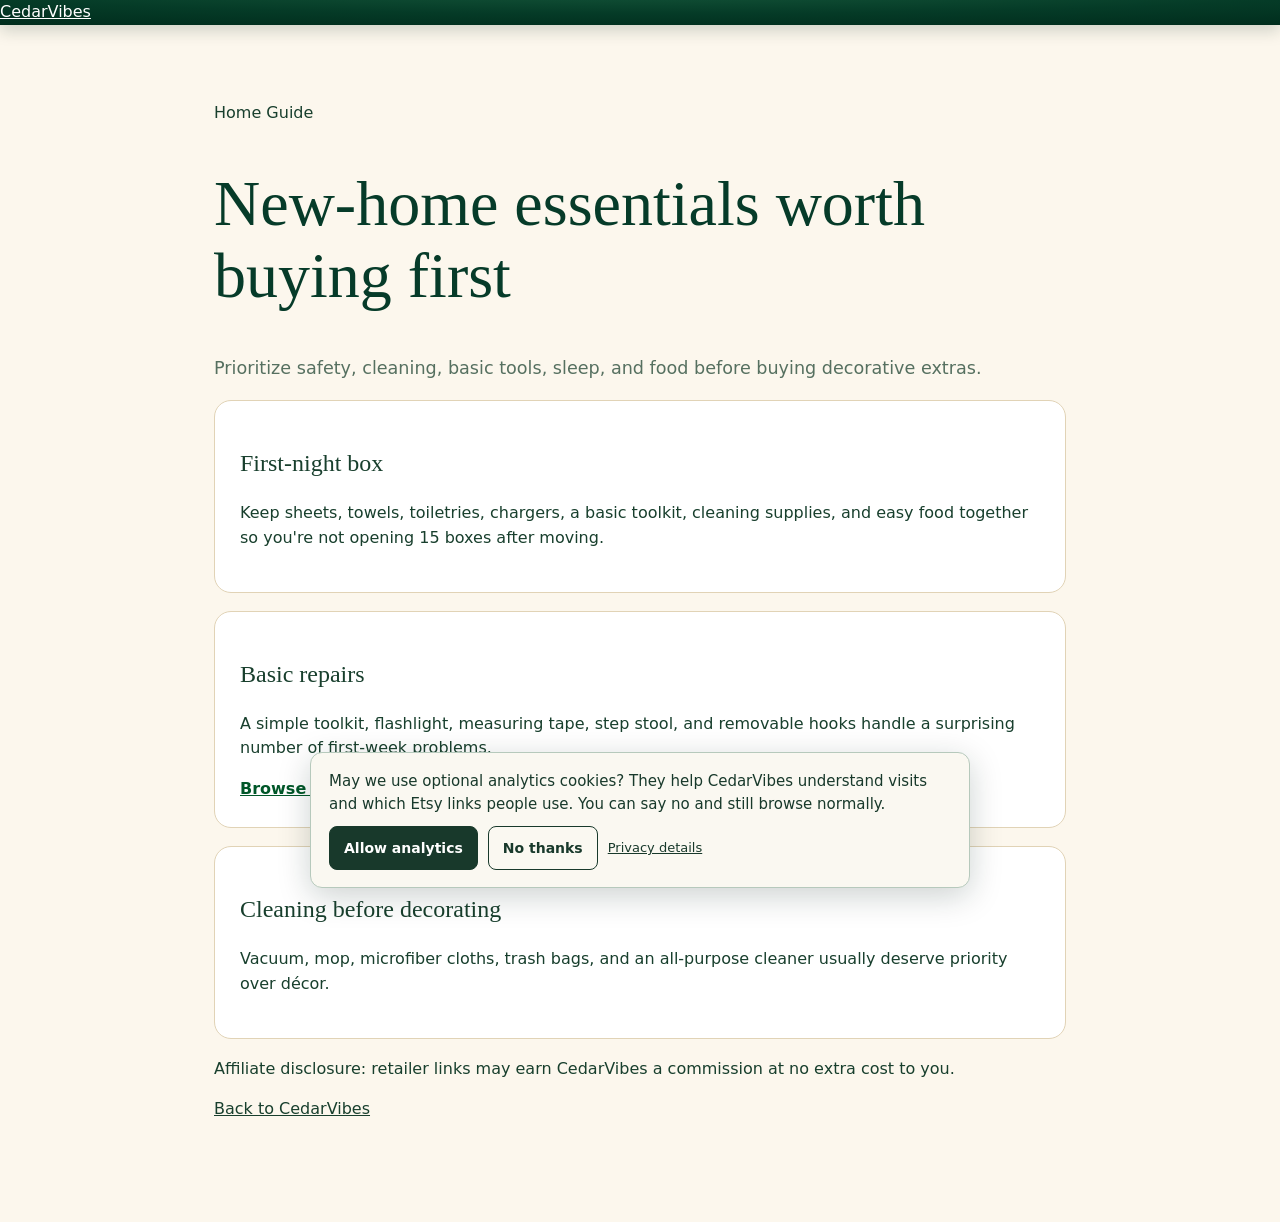
<file: guide-new-home.html>
<!doctype html><html lang="en"><head><meta charset="utf-8"><meta name="viewport" content="width=device-width, initial-scale=1"><title>New Home Essentials | CedarVibes</title><link rel="stylesheet" href="styles.css"><script defer src="/analytics.js"></script></head><body><header class="site-header"><a class="brand" href="index.html">CedarVibes</a></header><main class="guide"><p class="eyebrow">Home Guide</p><h1>New-home essentials worth buying first</h1><p class="intro">Prioritize safety, cleaning, basic tools, sleep, and food before buying decorative extras.</p><div class="pick"><h3>First-night box</h3><p>Keep sheets, towels, toiletries, chargers, a basic toolkit, cleaning supplies, and easy food together so you're not opening 15 boxes after moving.</p></div><div class="pick"><h3>Basic repairs</h3><p>A simple toolkit, flashlight, measuring tape, step stool, and removable hooks handle a surprising number of first-week problems.</p><a href="#" data-link="targetGifts">Browse current home finds →</a></div><div class="pick"><h3>Cleaning before decorating</h3><p>Vacuum, mop, microfiber cloths, trash bags, and an all-purpose cleaner usually deserve priority over décor.</p></div><p class="fine">Affiliate disclosure: retailer links may earn CedarVibes a commission at no extra cost to you.</p><a class="button primary" href="index.html">Back to CedarVibes</a></main><script src="config.js"></script><script src="script.js"></script></body></html>
</file>
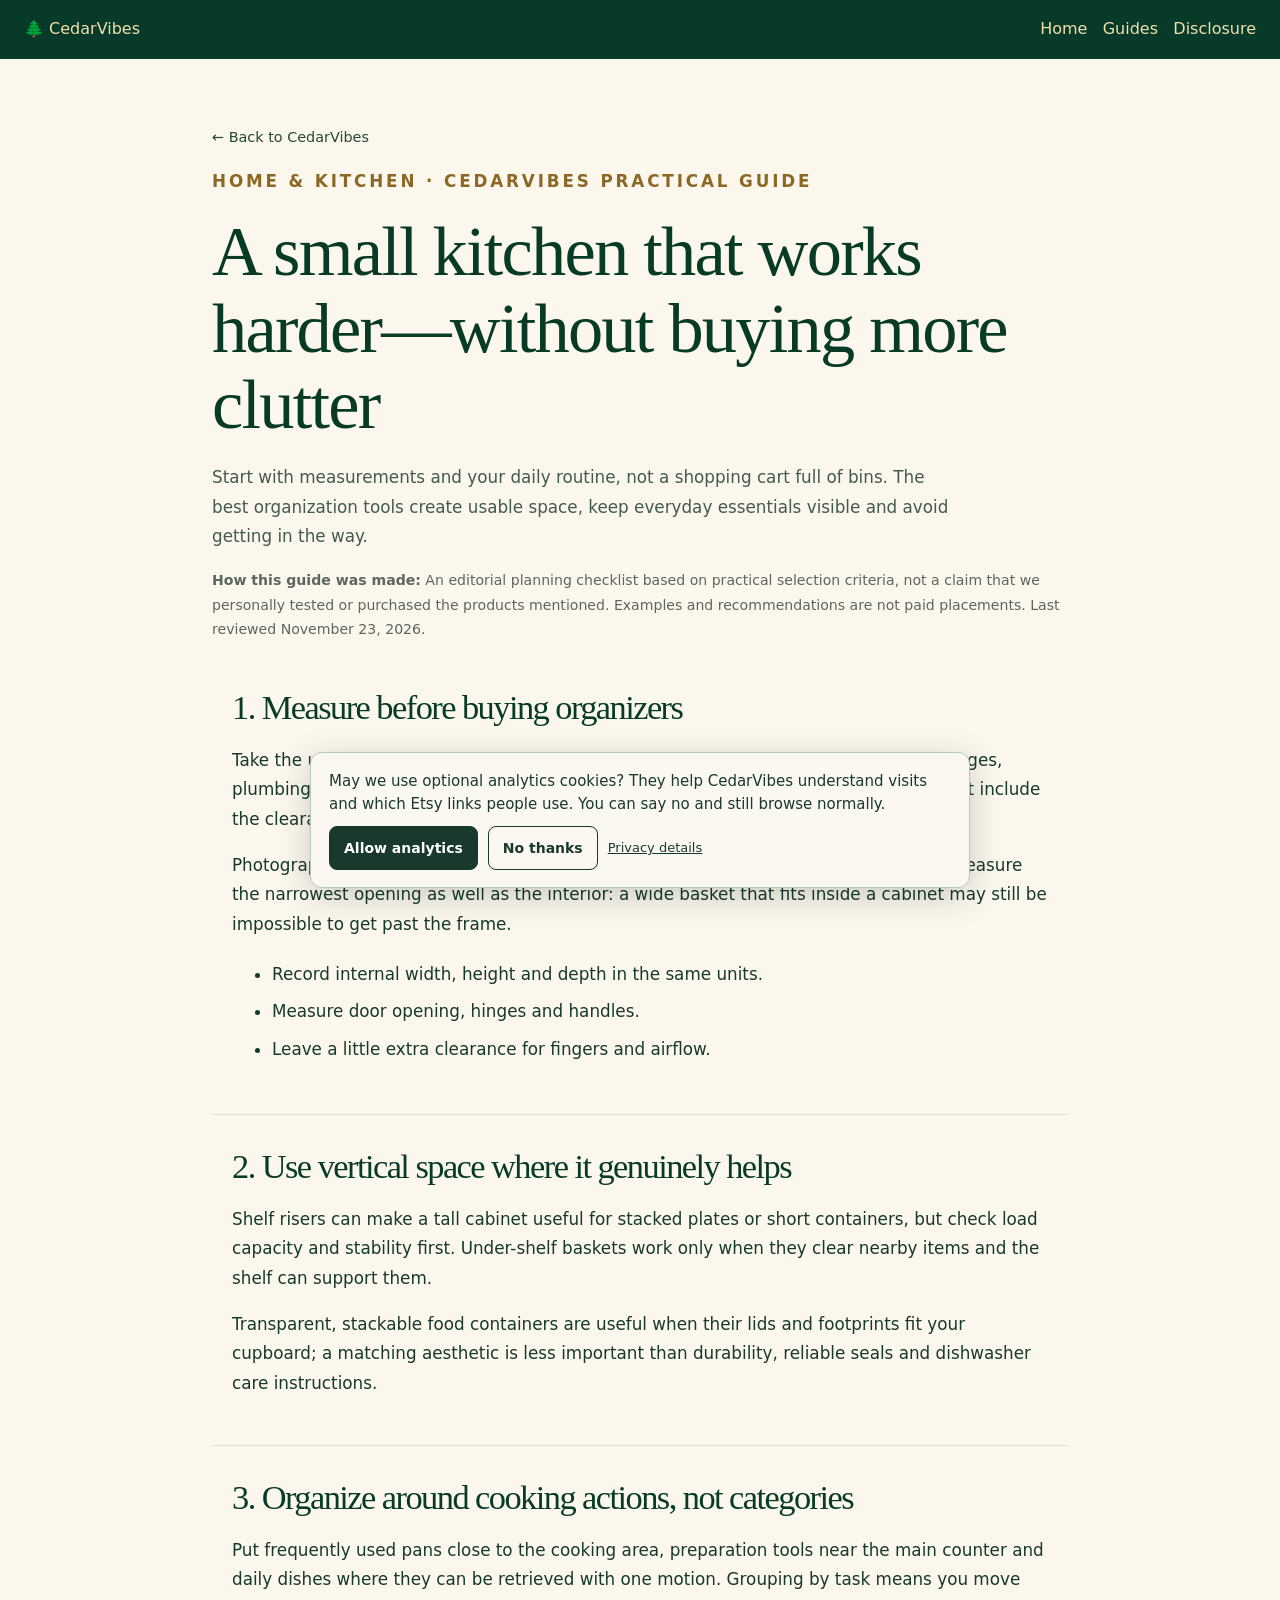
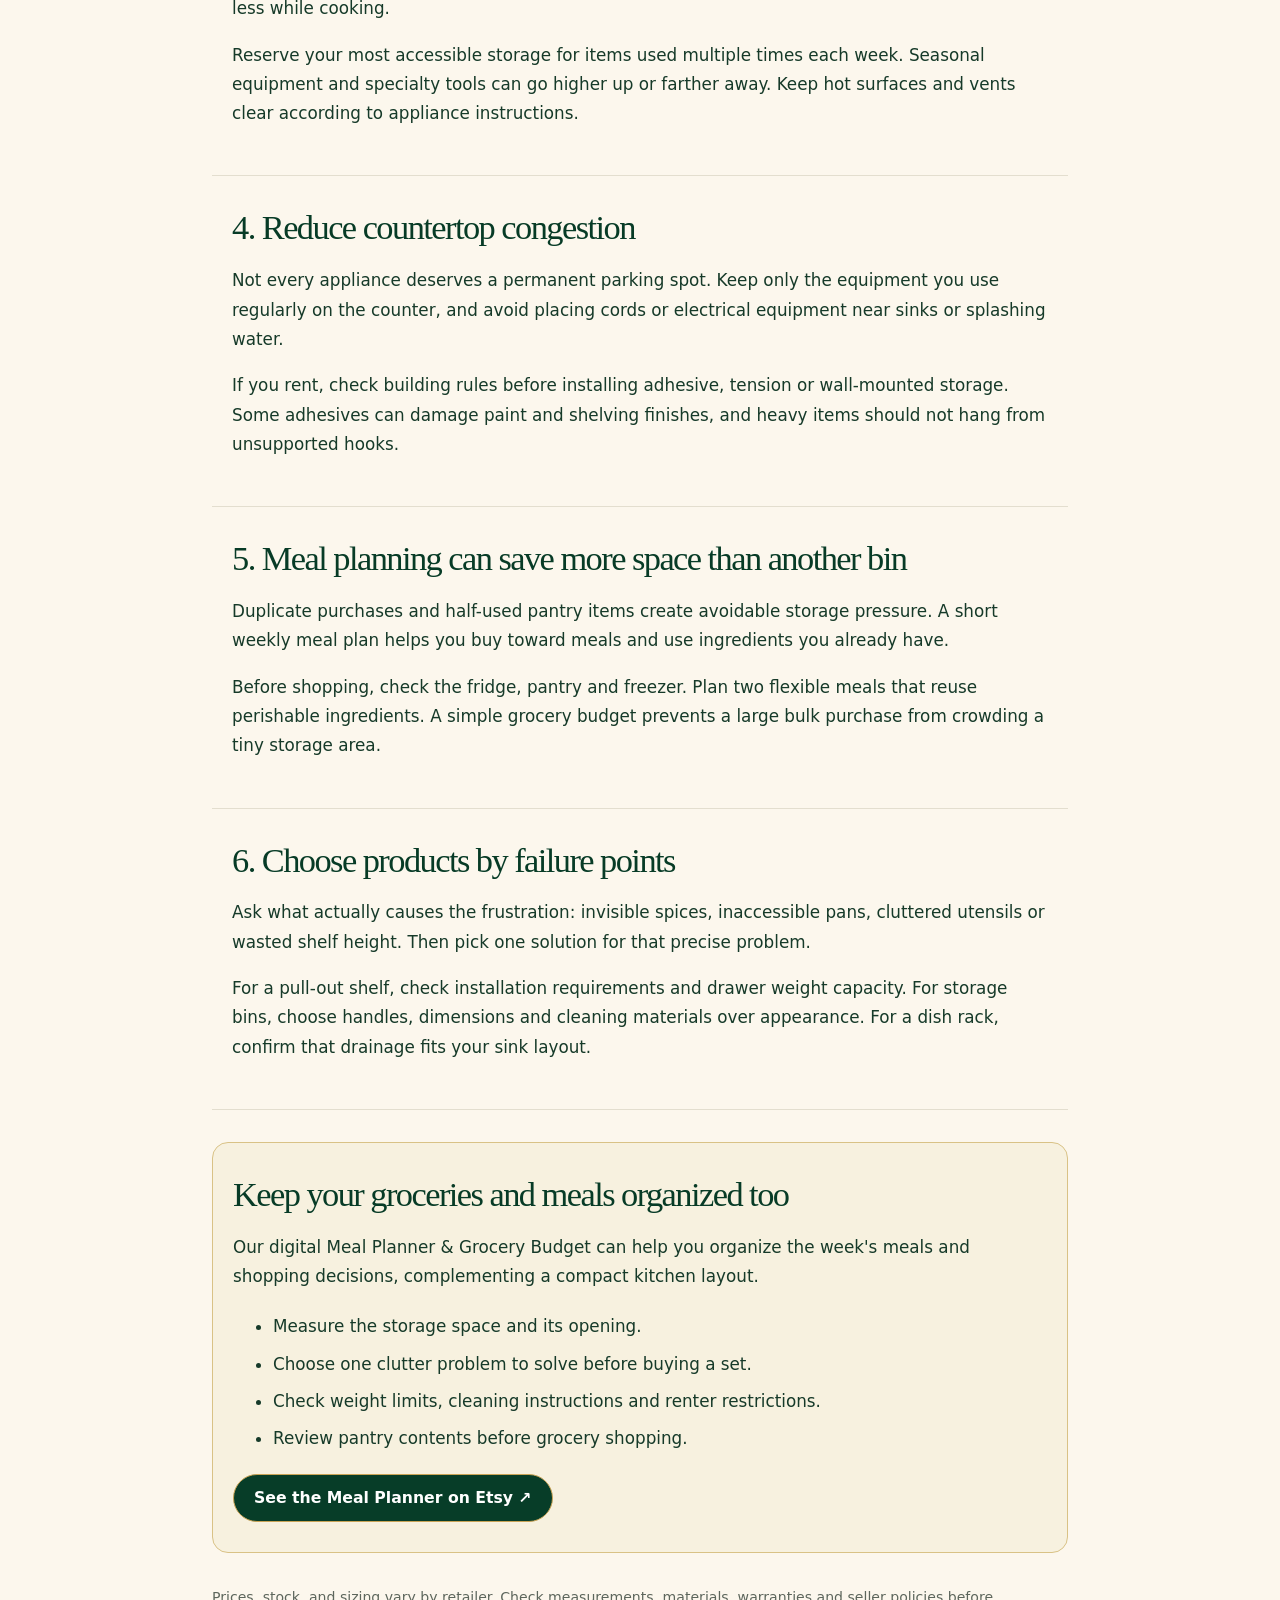
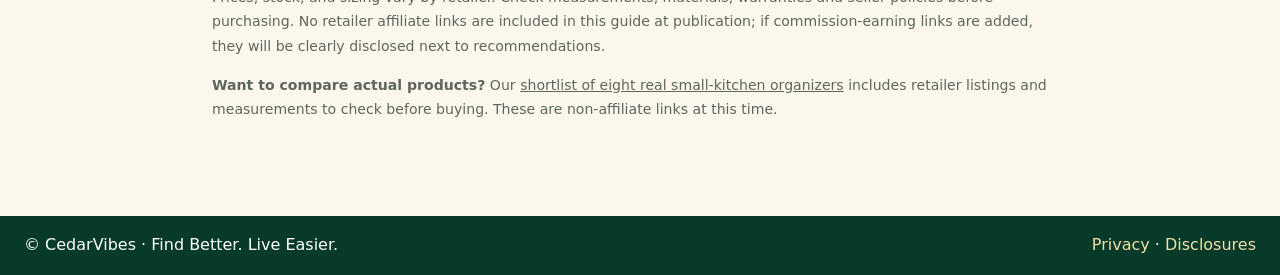
<file: guide-small-kitchen.html>
<!doctype html>
<html lang="en"><head><meta charset="utf-8"><meta name="viewport" content="width=device-width,initial-scale=1">
<title>Small Kitchen Organization: Space-Saving Ideas That Work | CedarVibes</title><meta name="description" content="Small-kitchen organization guidance: measuring shelves, using vertical space, planning meal prep zones and avoiding storage products that waste space.">
<link rel="canonical" href="https://shopcedarvibes.com/guide-small-kitchen">
<link rel="icon" href="/assets/cedar-lebanese.svg" type="image/svg+xml">
<link rel="stylesheet" href="/styles.css"><script defer src="/analytics.js"></script>
<style>
.guide-layout{max-width:900px;margin:0 auto;padding:clamp(24px,5vw,64px) 22px 80px;color:#163a29;line-height:1.7}
.guide-back{font-size:.9rem;text-decoration:none;color:#234934}.guide-lead{font:normal clamp(1.13rem,2.4vw,1.32rem)/1.6 system-ui, sans-serif;color:#435b4d;max-width:750px}
.guide-layout h1{font:normal clamp(2.3rem,6vw,4.4rem)/1.09 Georgia,serif;letter-spacing:-.025em;margin:14px 0 20px;color:#083b25}
.guide-layout h2{font:normal clamp(1.65rem,3.3vw,2.15rem)/1.25 Georgia,serif;color:#073b26;margin:0 0 14px}
.guide-layout p,.guide-layout li{font-family:system-ui,-apple-system,Segoe UI,sans-serif;font-size:1.05rem;line-height:1.75}
.guide-layout li{padding:4px 0}.guide-section{padding:26px 0;border-bottom:1px solid #e3decf}
.guide-tag{font:700 .77rem system-ui,sans-serif;letter-spacing:.17em;text-transform:uppercase;color:#8b6825}
.guide-layout .guide-panel{background:#f7f1df;border:1px solid #d9c286;border-radius:16px;padding:24px;margin:32px 0}
.guide-layout .guide-panel h2{margin:0 0 10px}.guide-cta{display:inline-flex;background:#073d28;color:#fff;padding:13px 20px;border:1px solid #c9a456;text-decoration:none;border-radius:24px;font:700 .98rem system-ui,sans-serif;min-height:48px;align-items:center}
.guide-note{font-size:.88rem!important;color:#5d665c}.guide-nav{display:flex;flex-wrap:wrap;gap:12px;justify-content:space-between;align-items:center;padding:17px 24px;background:#073a28;color:#fff}
.guide-nav a{color:#f3dfac;text-decoration:none;font-family:system-ui,sans-serif}
</style></head>
<body><header class="guide-nav"><a href="/" aria-label="CedarVibes homepage">🌲 CedarVibes</a><nav aria-label="Guide navigation"><a href="/">Home</a> &nbsp; <a href="/#shop-guides">Guides</a> &nbsp; <a href="/disclosure">Disclosure</a></nav></header>
<main class="guide-layout"><a class="guide-back" href="/">← Back to CedarVibes</a>
<p class="guide-tag">Home &amp; kitchen · CedarVibes practical guide</p><h1>A small kitchen that works harder—without buying more clutter</h1><p class="guide-lead">Start with measurements and your daily routine, not a shopping cart full of bins. The best organization tools create usable space, keep everyday essentials visible and avoid getting in the way.</p>
<p class="guide-note"><strong>How this guide was made:</strong> An editorial planning checklist based on practical selection criteria, not a claim that we personally tested or purchased the products mentioned. Examples and recommendations are not paid placements. Last reviewed November 23, 2026.</p>
<section class="guide-section"><h2>1. Measure before buying organizers</h2><p>Take the usable width, depth and height of each cabinet or drawer. Measure around hinges, plumbing, electrical outlets and door tracks. A product's advertised dimensions may not include the clearance required to slide it in or open a drawer.</p>
<p>Photograph each space with its measurements and keep those notes on your phone. Measure the narrowest opening as well as the interior: a wide basket that fits inside a cabinet may still be impossible to get past the frame.</p><ul><li>Record internal width, height and depth in the same units.</li>
<li>Measure door opening, hinges and handles.</li>
<li>Leave a little extra clearance for fingers and airflow.</li></ul></section>
<section class="guide-section"><h2>2. Use vertical space where it genuinely helps</h2><p>Shelf risers can make a tall cabinet useful for stacked plates or short containers, but check load capacity and stability first. Under-shelf baskets work only when they clear nearby items and the shelf can support them.</p>
<p>Transparent, stackable food containers are useful when their lids and footprints fit your cupboard; a matching aesthetic is less important than durability, reliable seals and dishwasher care instructions.</p></section>
<section class="guide-section"><h2>3. Organize around cooking actions, not categories</h2><p>Put frequently used pans close to the cooking area, preparation tools near the main counter and daily dishes where they can be retrieved with one motion. Grouping by task means you move less while cooking.</p>
<p>Reserve your most accessible storage for items used multiple times each week. Seasonal equipment and specialty tools can go higher up or farther away. Keep hot surfaces and vents clear according to appliance instructions.</p></section>
<section class="guide-section"><h2>4. Reduce countertop congestion</h2><p>Not every appliance deserves a permanent parking spot. Keep only the equipment you use regularly on the counter, and avoid placing cords or electrical equipment near sinks or splashing water.</p>
<p>If you rent, check building rules before installing adhesive, tension or wall-mounted storage. Some adhesives can damage paint and shelving finishes, and heavy items should not hang from unsupported hooks.</p></section>
<section class="guide-section"><h2>5. Meal planning can save more space than another bin</h2><p>Duplicate purchases and half-used pantry items create avoidable storage pressure. A short weekly meal plan helps you buy toward meals and use ingredients you already have.</p>
<p>Before shopping, check the fridge, pantry and freezer. Plan two flexible meals that reuse perishable ingredients. A simple grocery budget prevents a large bulk purchase from crowding a tiny storage area.</p></section>
<section class="guide-section"><h2>6. Choose products by failure points</h2><p>Ask what actually causes the frustration: invisible spices, inaccessible pans, cluttered utensils or wasted shelf height. Then pick one solution for that precise problem.</p>
<p>For a pull-out shelf, check installation requirements and drawer weight capacity. For storage bins, choose handles, dimensions and cleaning materials over appearance. For a dish rack, confirm that drainage fits your sink layout.</p></section>
<section class="guide-panel"><h2>Keep your groceries and meals organized too</h2><p>Our digital Meal Planner &amp; Grocery Budget can help you organize the week's meals and shopping decisions, complementing a compact kitchen layout.</p>
<ul><li>Measure the storage space and its opening.</li>
<li>Choose one clutter problem to solve before buying a set.</li>
<li>Check weight limits, cleaning instructions and renter restrictions.</li>
<li>Review pantry contents before grocery shopping.</li></ul>
<a class="guide-cta" href="https://www.etsy.com/listing/4587550972/ze-meal-planner" rel="noopener">See the Meal Planner on Etsy ↗</a>
</section><p class="guide-note">Prices, stock, and sizing vary by retailer. Check measurements, materials, warranties and seller policies before purchasing. No retailer affiliate links are included in this guide at publication; if commission-earning links are added, they will be clearly disclosed next to recommendations.</p>
<p class="guide-note"><strong>Want to compare actual products?</strong> Our <a href="/collection-small-kitchen.html">shortlist of eight real small-kitchen organizers</a> includes retailer listings and measurements to check before buying. These are non-affiliate links at this time.</p>
</main><footer class="guide-nav"><span>© CedarVibes · Find Better. Live Easier.</span><span><a href="/privacy">Privacy</a> · <a href="/disclosure">Disclosures</a></span></footer></body></html>
</file>
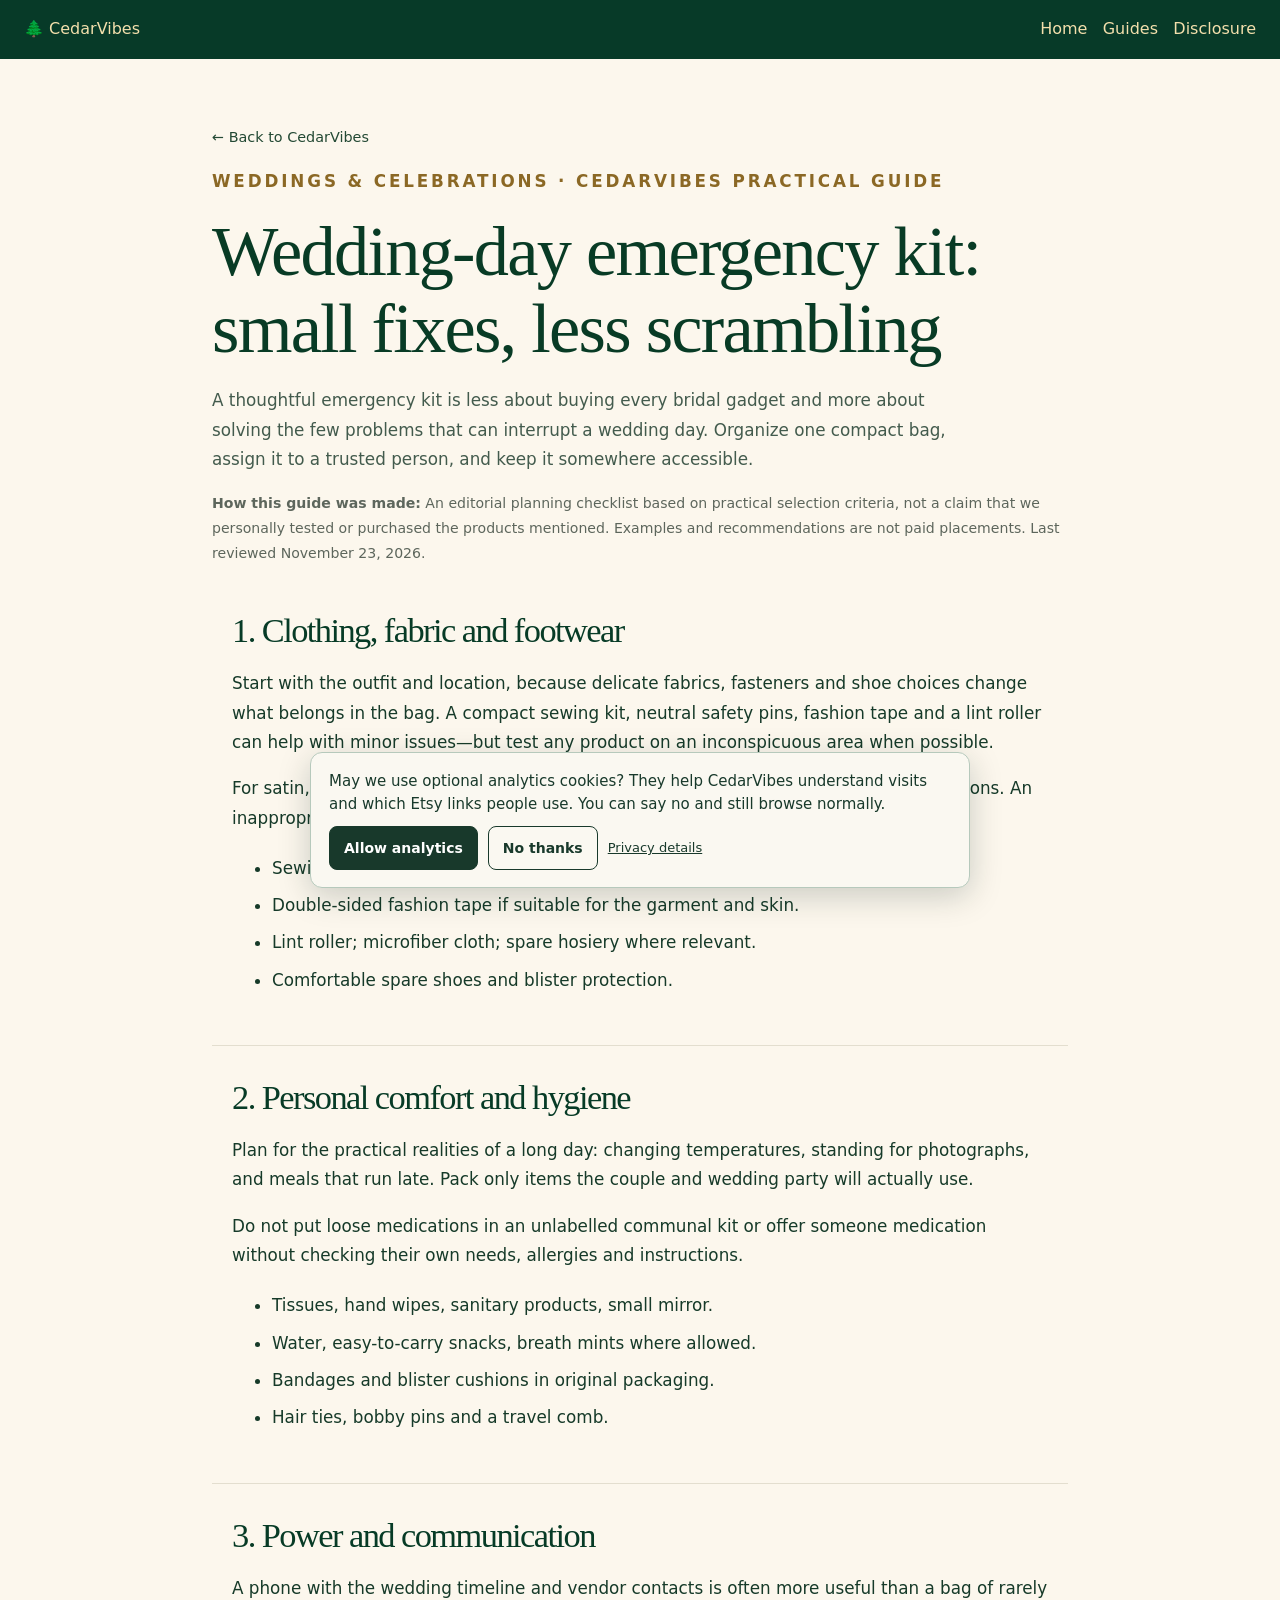
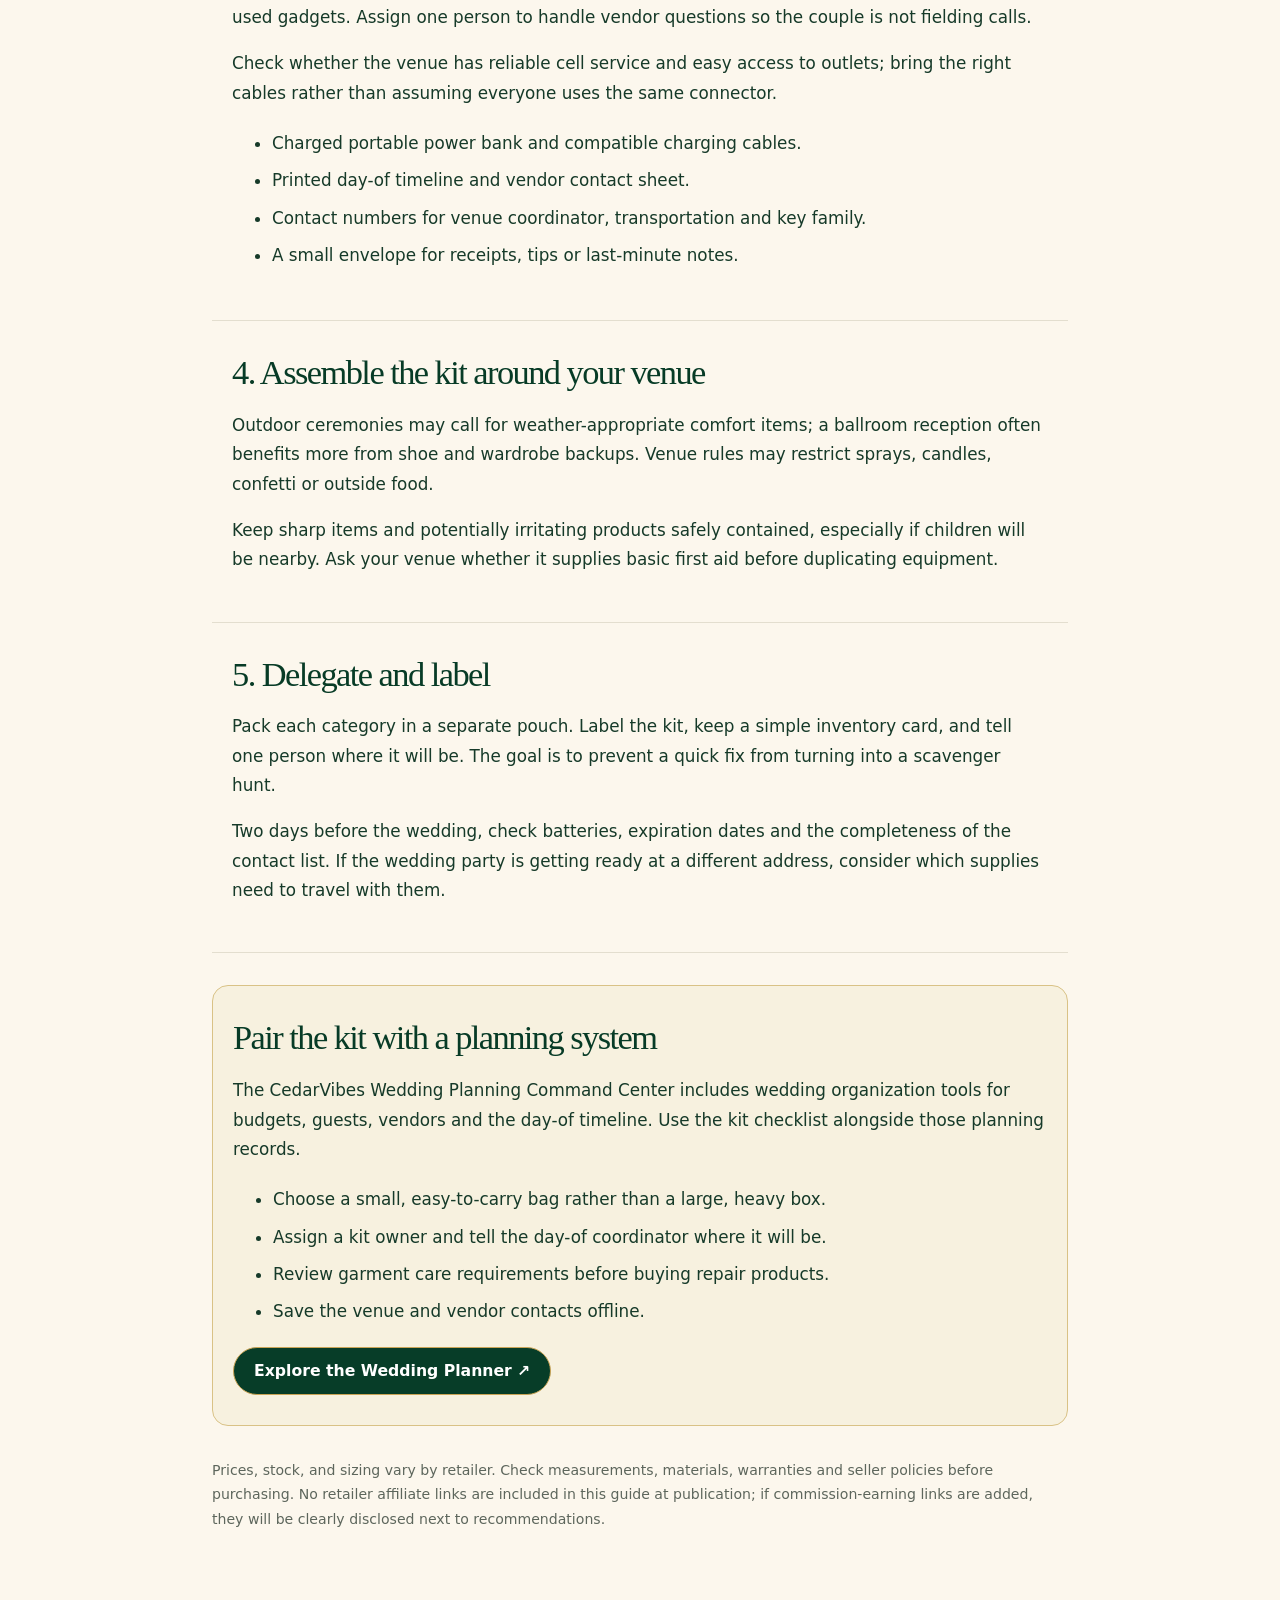
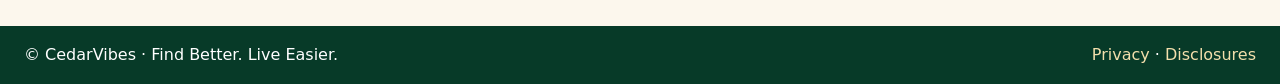
<file: guide-wedding-emergency.html>
<!doctype html>
<html lang="en"><head><meta charset="utf-8"><meta name="viewport" content="width=device-width,initial-scale=1">
<title>Wedding Day Emergency Kit Checklist: What to Pack and Why | CedarVibes</title><meta name="description" content="A practical wedding day emergency kit checklist organized by repairs, comfort, logistics, and vendor coordination.">
<link rel="canonical" href="https://shopcedarvibes.com/guide-wedding-emergency">
<link rel="icon" href="/assets/cedar-lebanese.svg" type="image/svg+xml">
<link rel="stylesheet" href="/styles.css"><script defer src="/analytics.js"></script>
<style>
.guide-layout{max-width:900px;margin:0 auto;padding:clamp(24px,5vw,64px) 22px 80px;color:#163a29;line-height:1.7}
.guide-back{font-size:.9rem;text-decoration:none;color:#234934}.guide-lead{font:normal clamp(1.13rem,2.4vw,1.32rem)/1.6 system-ui, sans-serif;color:#435b4d;max-width:750px}
.guide-layout h1{font:normal clamp(2.3rem,6vw,4.4rem)/1.09 Georgia,serif;letter-spacing:-.025em;margin:14px 0 20px;color:#083b25}
.guide-layout h2{font:normal clamp(1.65rem,3.3vw,2.15rem)/1.25 Georgia,serif;color:#073b26;margin:0 0 14px}
.guide-layout p,.guide-layout li{font-family:system-ui,-apple-system,Segoe UI,sans-serif;font-size:1.05rem;line-height:1.75}
.guide-layout li{padding:4px 0}.guide-section{padding:26px 0;border-bottom:1px solid #e3decf}
.guide-tag{font:700 .77rem system-ui,sans-serif;letter-spacing:.17em;text-transform:uppercase;color:#8b6825}
.guide-layout .guide-panel{background:#f7f1df;border:1px solid #d9c286;border-radius:16px;padding:24px;margin:32px 0}
.guide-layout .guide-panel h2{margin:0 0 10px}.guide-cta{display:inline-flex;background:#073d28;color:#fff;padding:13px 20px;border:1px solid #c9a456;text-decoration:none;border-radius:24px;font:700 .98rem system-ui,sans-serif;min-height:48px;align-items:center}
.guide-note{font-size:.88rem!important;color:#5d665c}.guide-nav{display:flex;flex-wrap:wrap;gap:12px;justify-content:space-between;align-items:center;padding:17px 24px;background:#073a28;color:#fff}
.guide-nav a{color:#f3dfac;text-decoration:none;font-family:system-ui,sans-serif}
</style></head>
<body><header class="guide-nav"><a href="/" aria-label="CedarVibes homepage">🌲 CedarVibes</a><nav aria-label="Guide navigation"><a href="/">Home</a> &nbsp; <a href="/#shop-guides">Guides</a> &nbsp; <a href="/disclosure">Disclosure</a></nav></header>
<main class="guide-layout"><a class="guide-back" href="/">← Back to CedarVibes</a>
<p class="guide-tag">Weddings &amp; celebrations · CedarVibes practical guide</p><h1>Wedding-day emergency kit: small fixes, less scrambling</h1><p class="guide-lead">A thoughtful emergency kit is less about buying every bridal gadget and more about solving the few problems that can interrupt a wedding day. Organize one compact bag, assign it to a trusted person, and keep it somewhere accessible.</p>
<p class="guide-note"><strong>How this guide was made:</strong> An editorial planning checklist based on practical selection criteria, not a claim that we personally tested or purchased the products mentioned. Examples and recommendations are not paid placements. Last reviewed November 23, 2026.</p>
<section class="guide-section"><h2>1. Clothing, fabric and footwear</h2><p>Start with the outfit and location, because delicate fabrics, fasteners and shoe choices change what belongs in the bag. A compact sewing kit, neutral safety pins, fashion tape and a lint roller can help with minor issues—but test any product on an inconspicuous area when possible.</p>
<p>For satin, silk, embellished fabric or rental garments, follow the garment's care instructions. An inappropriate stain remover can make a small mark worse.</p><ul><li>Sewing kit with thread matched to the outfit; a few safety pins.</li>
<li>Double-sided fashion tape if suitable for the garment and skin.</li>
<li>Lint roller; microfiber cloth; spare hosiery where relevant.</li>
<li>Comfortable spare shoes and blister protection.</li></ul></section>
<section class="guide-section"><h2>2. Personal comfort and hygiene</h2><p>Plan for the practical realities of a long day: changing temperatures, standing for photographs, and meals that run late. Pack only items the couple and wedding party will actually use.</p>
<p>Do not put loose medications in an unlabelled communal kit or offer someone medication without checking their own needs, allergies and instructions.</p><ul><li>Tissues, hand wipes, sanitary products, small mirror.</li>
<li>Water, easy-to-carry snacks, breath mints where allowed.</li>
<li>Bandages and blister cushions in original packaging.</li>
<li>Hair ties, bobby pins and a travel comb.</li></ul></section>
<section class="guide-section"><h2>3. Power and communication</h2><p>A phone with the wedding timeline and vendor contacts is often more useful than a bag of rarely used gadgets. Assign one person to handle vendor questions so the couple is not fielding calls.</p>
<p>Check whether the venue has reliable cell service and easy access to outlets; bring the right cables rather than assuming everyone uses the same connector.</p><ul><li>Charged portable power bank and compatible charging cables.</li>
<li>Printed day-of timeline and vendor contact sheet.</li>
<li>Contact numbers for venue coordinator, transportation and key family.</li>
<li>A small envelope for receipts, tips or last-minute notes.</li></ul></section>
<section class="guide-section"><h2>4. Assemble the kit around your venue</h2><p>Outdoor ceremonies may call for weather-appropriate comfort items; a ballroom reception often benefits more from shoe and wardrobe backups. Venue rules may restrict sprays, candles, confetti or outside food.</p>
<p>Keep sharp items and potentially irritating products safely contained, especially if children will be nearby. Ask your venue whether it supplies basic first aid before duplicating equipment.</p></section>
<section class="guide-section"><h2>5. Delegate and label</h2><p>Pack each category in a separate pouch. Label the kit, keep a simple inventory card, and tell one person where it will be. The goal is to prevent a quick fix from turning into a scavenger hunt.</p>
<p>Two days before the wedding, check batteries, expiration dates and the completeness of the contact list. If the wedding party is getting ready at a different address, consider which supplies need to travel with them.</p></section>
<section class="guide-panel"><h2>Pair the kit with a planning system</h2><p>The CedarVibes Wedding Planning Command Center includes wedding organization tools for budgets, guests, vendors and the day-of timeline. Use the kit checklist alongside those planning records.</p>
<ul><li>Choose a small, easy-to-carry bag rather than a large, heavy box.</li>
<li>Assign a kit owner and tell the day-of coordinator where it will be.</li>
<li>Review garment care requirements before buying repair products.</li>
<li>Save the venue and vendor contacts offline.</li></ul>
<a class="guide-cta" href="/wedding-planner" rel="noopener">Explore the Wedding Planner ↗</a>
</section><p class="guide-note">Prices, stock, and sizing vary by retailer. Check measurements, materials, warranties and seller policies before purchasing. No retailer affiliate links are included in this guide at publication; if commission-earning links are added, they will be clearly disclosed next to recommendations.</p>
</main><footer class="guide-nav"><span>© CedarVibes · Find Better. Live Easier.</span><span><a href="/privacy">Privacy</a> · <a href="/disclosure">Disclosures</a></span></footer></body></html>
</file>
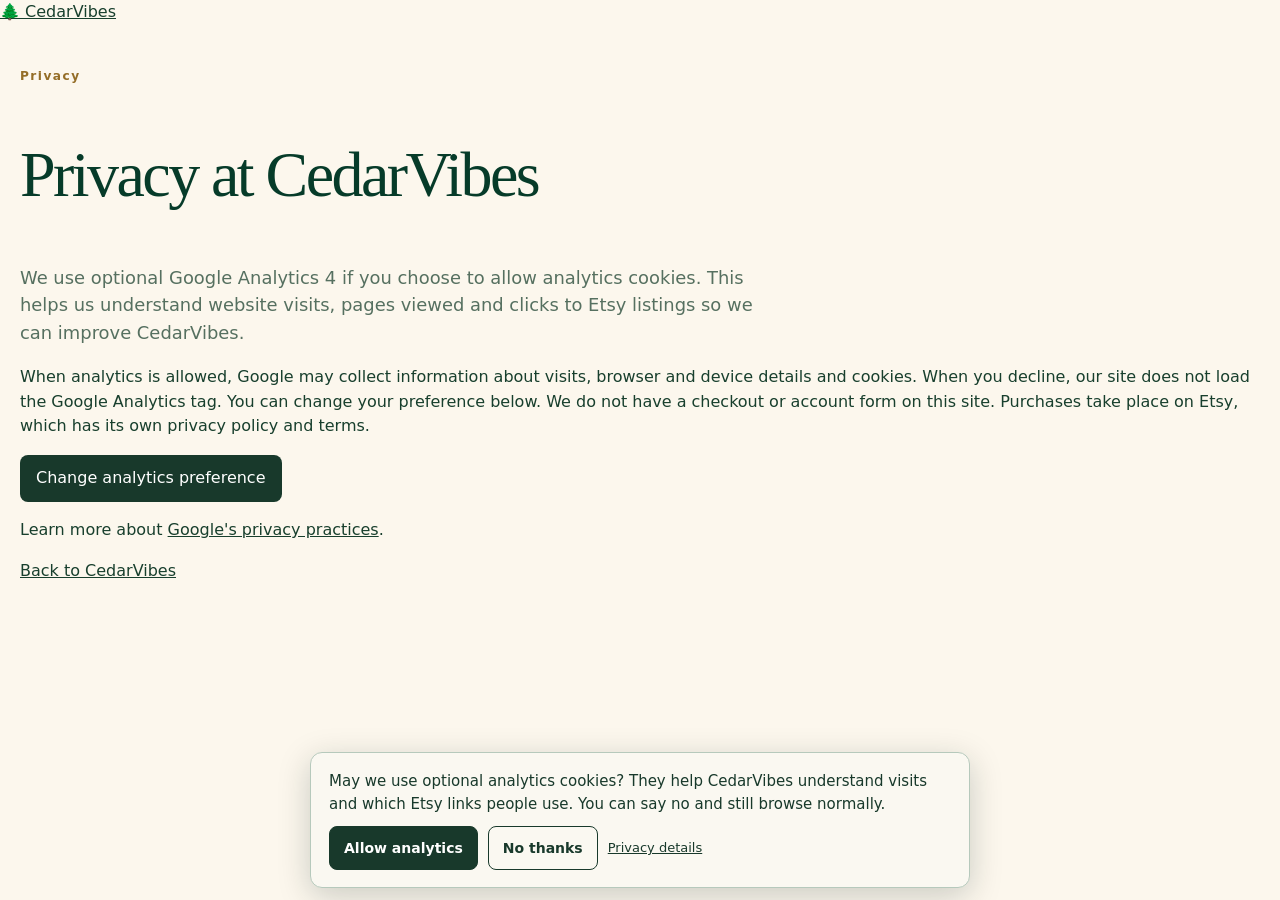
<file: privacy.html>
<!doctype html><html lang="en"><head><meta charset="utf-8"><meta name="viewport" content="width=device-width,initial-scale=1"><title>Privacy | CedarVibes</title><link rel="stylesheet" href="/styles.css"><script defer src="/analytics.js"></script></head><body><header><a class="brand" href="/">🌲 CedarVibes</a></header><main><section><p class="eyebrow">Privacy</p><h1>Privacy at CedarVibes</h1><p class="lede">We use optional Google Analytics 4 if you choose to allow analytics cookies. This helps us understand website visits, pages viewed and clicks to Etsy listings so we can improve CedarVibes.</p><p>When analytics is allowed, Google may collect information about visits, browser and device details and cookies. When you decline, our site does not load the Google Analytics tag. You can change your preference below. We do not have a checkout or account form on this site. Purchases take place on Etsy, which has its own privacy policy and terms.</p><p><button type="button" data-analytics-preferences style="background:#18392b;color:#fff;padding:11px 16px;border:0;border-radius:8px;cursor:pointer;min-height:44px">Change analytics preference</button></p><p>Learn more about <a href="https://policies.google.com/privacy" target="_blank" rel="noopener">Google's privacy practices</a>.</p><p><a href="/">Back to CedarVibes</a></p></section></main></body></html>
</file>
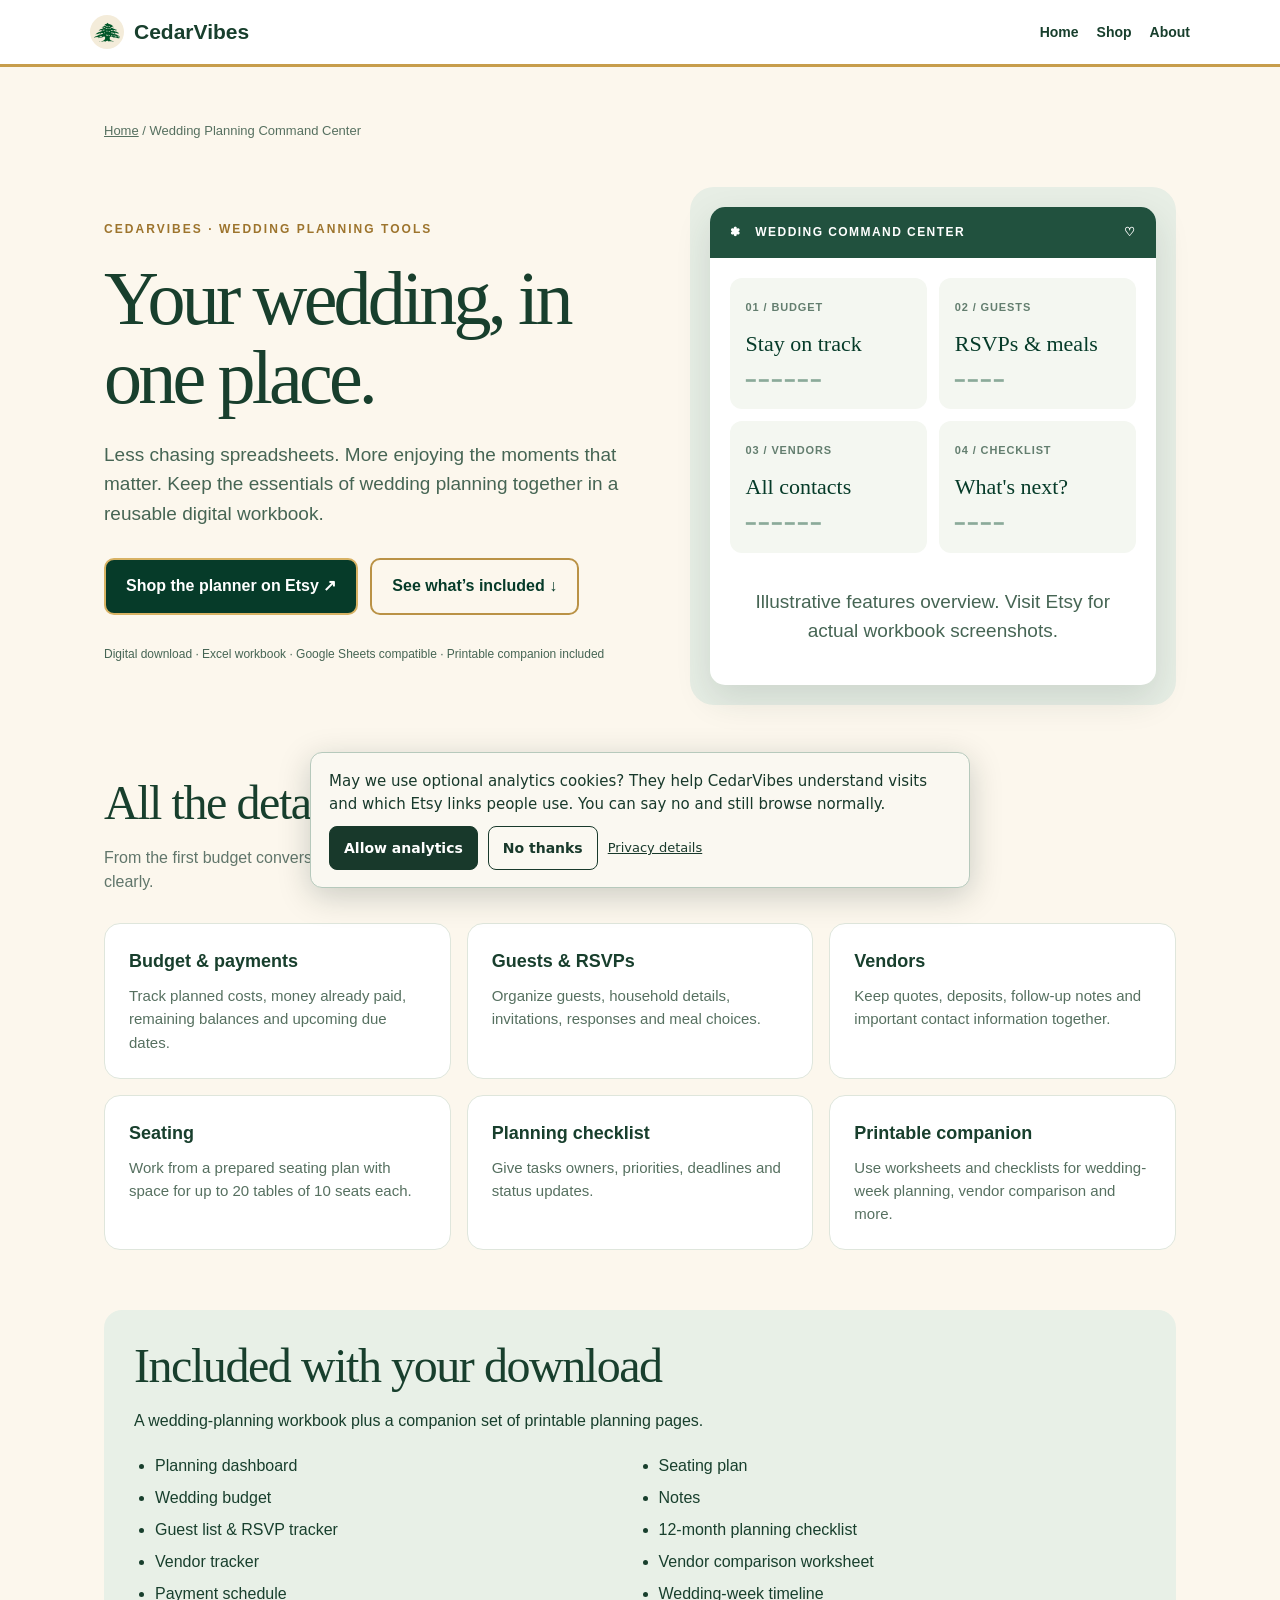
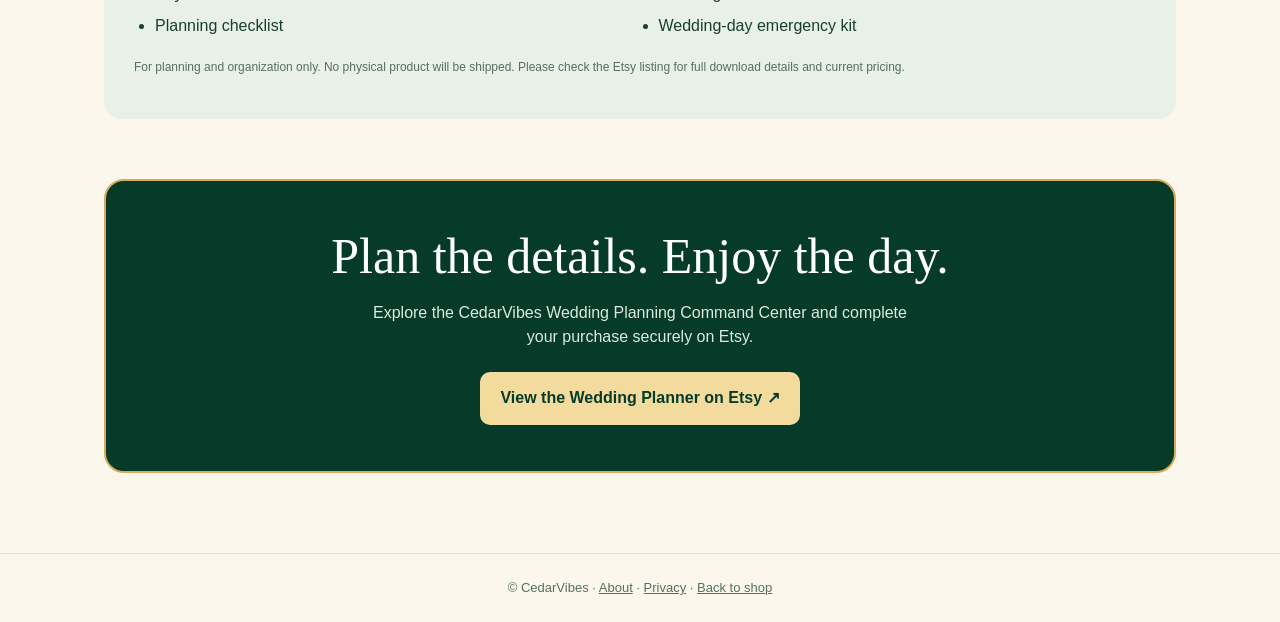
<file: wedding-planner.html>
<!doctype html>
<html lang="en"><head><meta charset="utf-8"><meta name="viewport" content="width=device-width, initial-scale=1">
<title>Wedding Planning Command Center | CedarVibes</title>
<meta name="description" content="Plan your wedding with an organized Excel and Google Sheets workbook for budget, guests, vendors, seating and to-dos, plus a printable companion.">
<link rel="canonical" href="https://shopcedarvibes.com/wedding-planner">
<link rel="icon" href="/cedarvibes-header-tree-web.jpg" type="image/jpeg">
<script defer src="/analytics.js"></script>
<style>
:root{--forest:#18392b;--sage:#dce9dc;--cream:#faf8f1;--ink:#20382b;--muted:#61766b}
*{box-sizing:border-box}body{margin:0;background:var(--cream);color:var(--ink);font-family:Inter,ui-sans-serif,-apple-system,BlinkMacSystemFont,"Segoe UI",sans-serif;line-height:1.55}
a{color:inherit}.topbar{border-bottom:1px solid #dce4da;background:#fff;display:flex;justify-content:space-between;align-items:center;gap:16px;padding:15px max(24px,calc((100vw - 1100px)/2));flex-wrap:wrap}.brand{display:flex;align-items:center;gap:10px;text-decoration:none;font-weight:800;font-size:21px}.brand img{width:34px;height:34px;object-fit:cover;border-radius:50%}.topbar nav a{font-size:14px;text-decoration:none;margin-left:18px;font-weight:700}
main{max-width:1120px;margin:auto;padding:54px 24px 80px}.crumb{font-size:13px;color:var(--muted)}.crumb a{text-decoration:underline}.hero{display:grid;grid-template-columns:1.05fr .95fr;gap:48px;align-items:center;padding:46px 0 72px}.eyebrow{font-size:12px;font-weight:800;letter-spacing:.17em;color:#487e62;text-transform:uppercase}.hero h1{font:500 clamp(45px,6vw,76px)/1.03 Georgia,serif;letter-spacing:-.05em;margin:18px 0 24px}.hero p{font-size:19px;color:#466554;max-width:560px}.buttons{display:flex;flex-wrap:wrap;gap:12px;margin:30px 0}.btn{display:inline-flex;align-items:center;justify-content:center;padding:14px 20px;border-radius:10px;font-weight:800;text-decoration:none;min-height:48px}.primary{background:var(--forest);color:#fff}.secondary{border:1px solid var(--forest);color:var(--forest)}.micro{color:var(--muted);font-size:12px!important}.display{padding:20px;border-radius:24px;background:#e7eee5}.sheet{border-radius:15px;background:white;padding:20px;box-shadow:0 14px 35px #20382b21}.sheethead{display:flex;align-items:center;justify-content:space-between;background:#21513e;color:white;margin:-20px -20px 20px;padding:16px 20px;border-radius:15px 15px 0 0;font-size:12px;font-weight:800;letter-spacing:.12em}.tilegrid{display:grid;grid-template-columns:1fr 1fr;gap:12px}.tile{background:#f4f7f1;border-radius:12px;padding:16px;min-height:115px}.tile small{font-size:11px;color:#637e6f;letter-spacing:.08em;font-weight:800}.tile strong{display:block;font:500 22px Georgia,serif;margin:12px 0;color:var(--forest)}.tile span{color:#8baa9a;letter-spacing:3px}.mocknote{text-align:center;font-size:11px;color:var(--muted);padding:15px 0 0}.sectiontitle{font:500 clamp(32px,4vw,48px)/1.1 Georgia,serif;letter-spacing:-.03em;margin:0 0 16px}.sectionlead{color:#61766b;margin:0 0 28px;max-width:660px}.grid{display:grid;grid-template-columns:repeat(3,1fr);gap:16px}.feature{background:#fff;border:1px solid #dfe6dc;border-radius:16px;padding:24px}.feature h3{font-size:18px;margin:0 0 8px}.feature p{font-size:15px;color:var(--muted);margin:0}.included{background:#e8f0e7;padding:30px;border-radius:18px;margin:60px 0}.included ul{padding-left:21px;columns:2;line-height:2}.included li{break-inside:avoid}.bottom{text-align:center;padding:46px 28px;background:var(--forest);border-radius:20px;color:#fff}.bottom h2{font:500 clamp(34px,4vw,50px) Georgia,serif;margin:0 0 16px}.bottom p{max-width:560px;margin:0 auto 22px;color:#dceadd}.bottom .btn{background:white;color:var(--forest)}footer{border-top:1px solid #dce4da;padding:24px;text-align:center;color:var(--muted);font-size:13px}@media(max-width:730px){.hero{grid-template-columns:1fr;gap:18px;padding:24px 0 54px}.grid{grid-template-columns:1fr}.included ul{columns:1}.topbar nav a{margin-left:10px}.sheet{padding:14px}.sheethead{margin:-14px -14px 14px;padding:15px}main{padding:28px 20px 60px}}

:root{--forest:#063b29;--sage:#e9eee2;--cream:#fcf7ed;--ink:#183f2d;--muted:#567060}
body{background:var(--cream)}.topbar{border-bottom:3px solid #c79d4b}.brand img{object-fit:contain;background:#f4ecda;padding:3px}.primary{border:2px solid #d8b264}.secondary{border:2px solid #ba9246}.bottom{border:2px solid #d4ac5b}.bottom .btn{background:#f2db9c}.eyebrow{color:#9d742d}a:focus-visible{outline:3px solid #c79d4b;outline-offset:3px}
</style></head>
<body><header class="topbar"><a class="brand" href="/"><img alt="" src="/assets/cedar-lebanese.svg">CedarVibes</a><nav aria-label="Site navigation"><a href="/">Home</a><a href="/#shop">Shop</a><a href="/about">About</a></nav></header>
<main><div class="crumb"><a href="/">Home</a> / Wedding Planning Command Center</div>
<section class="hero"><div><span class="eyebrow">CedarVibes · Wedding planning tools</span>
<h1>Your wedding, in one place.</h1><p>Less chasing spreadsheets. More enjoying the moments that matter. Keep the essentials of wedding planning together in a reusable digital workbook.</p>
<div class="buttons"><a class="btn primary" href="https://www.etsy.com/listing/4600735315" target="_blank" rel="noopener nofollow sponsored">Shop the planner on Etsy ↗</a><a class="btn secondary" href="#included">See what’s included ↓</a></div>
<p class="micro">Digital download · Excel workbook · Google Sheets compatible · Printable companion included</p></div>
<div class="display" role="img" aria-label="Illustrative overview of the workbook's budget, guest list, payments, and planning checklist features">
<div class="sheet"><div class="sheethead"><span>✽ &nbsp; WEDDING COMMAND CENTER</span><span>♡</span></div>
<div class="tilegrid"><div class="tile"><small>01 / BUDGET</small><strong>Stay on track</strong><span>━━━━━━</span></div><div class="tile"><small>02 / GUESTS</small><strong>RSVPs &amp; meals</strong><span>━━━━</span></div><div class="tile"><small>03 / VENDORS</small><strong>All contacts</strong><span>━━━━━━</span></div><div class="tile"><small>04 / CHECKLIST</small><strong>What's next?</strong><span>━━━━</span></div></div>
<p class="mocknote">Illustrative features overview. Visit Etsy for actual workbook screenshots.</p></div></div></section>
<section aria-labelledby="features-title"><h2 class="sectiontitle" id="features-title">All the details, beautifully organized.</h2><p class="sectionlead">From the first budget conversation to the last RSVP, these tools help you see your plan clearly.</p>
<div class="grid"><article class="feature"><h3>Budget &amp; payments</h3><p>Track planned costs, money already paid, remaining balances and upcoming due dates.</p></article><article class="feature"><h3>Guests &amp; RSVPs</h3><p>Organize guests, household details, invitations, responses and meal choices.</p></article><article class="feature"><h3>Vendors</h3><p>Keep quotes, deposits, follow-up notes and important contact information together.</p></article><article class="feature"><h3>Seating</h3><p>Work from a prepared seating plan with space for up to 20 tables of 10 seats each.</p></article><article class="feature"><h3>Planning checklist</h3><p>Give tasks owners, priorities, deadlines and status updates.</p></article><article class="feature"><h3>Printable companion</h3><p>Use worksheets and checklists for wedding-week planning, vendor comparison and more.</p></article></div></section>
<section id="included" class="included"><h2 class="sectiontitle">Included with your download</h2><p>A wedding-planning workbook plus a companion set of printable planning pages.</p><ul><li>Planning dashboard</li><li>Wedding budget</li><li>Guest list &amp; RSVP tracker</li><li>Vendor tracker</li><li>Payment schedule</li><li>Planning checklist</li><li>Seating plan</li><li>Notes</li><li>12-month planning checklist</li><li>Vendor comparison worksheet</li><li>Wedding-week timeline</li><li>Wedding-day emergency kit</li></ul><p class="micro">For planning and organization only. No physical product will be shipped. Please check the Etsy listing for full download details and current pricing.</p></section>
<section class="bottom"><h2>Plan the details. Enjoy the day.</h2><p>Explore the CedarVibes Wedding Planning Command Center and complete your purchase securely on Etsy.</p><a class="btn" href="https://www.etsy.com/listing/4600735315" target="_blank" rel="noopener nofollow sponsored">View the Wedding Planner on Etsy ↗</a></section></main>
<footer>© CedarVibes · <a href="/about">About</a> · <a href="/privacy">Privacy</a> · <a href="/">Back to shop</a></footer>
</body></html>
</file>
<file: styles.css>
:root{--forest:#063b29;--dark:#032f21;--pine:#005729;--gold:#c79d4b;--gold-bright:#e9bf66;--cream:#fcf7ed;--ink:#183f2d;--muted:#567060;--line:#e1d3b6;--surface:#fffefb}*{box-sizing:border-box}html{scroll-behavior:smooth;scroll-padding-top:110px}body{margin:0;background:var(--cream);color:var(--ink);font-family:Inter,ui-sans-serif,system-ui,-apple-system,"Segoe UI",sans-serif;line-height:1.55}a{color:inherit}button,input{font:inherit}button,a{-webkit-tap-highlight-color:transparent}a:focus-visible,button:focus-visible,input:focus-visible{outline:3px solid var(--gold-bright);outline-offset:3px}.skip-link{position:absolute;left:-9999px;top:8px;background:#fff;color:#000;z-index:100;padding:10px}.skip-link:focus{left:10px}.site-header{position:relative;background:radial-gradient(ellipse 100% 170% at 50% -40%,#15563a 0%,#053b27 55%,#002c1c 100%);color:#fff;box-shadow:0 6px 16px #0427182c;z-index:20}.brand-band{min-height:202px;display:grid;grid-template-columns:1fr minmax(0,900px) 1fr;align-items:center;gap:24px;padding:20px clamp(22px,5vw,76px)}.main-brand{display:flex;flex-direction:column;align-items:center;gap:4px;text-decoration:none;min-width:0;text-align:center}.brand-emblem{width:110px;height:65px;background:#fff5d9;-webkit-mask:url('/assets/cedar-lebanese.svg') center/contain no-repeat;mask:url('/assets/cedar-lebanese.svg') center/contain no-repeat;display:block;position:relative}.brand-rule{display:none}.wordmark{font:400 clamp(4rem,7vw,7.3rem)/.97 Georgia,'Times New Roman',serif;white-space:nowrap;letter-spacing:-.058em}.brand-cedar{color:#fffaf0}.brand-vibes{font-style:italic;color:var(--gold-bright)}.brand-sub{font-size:clamp(.63rem,1.15vw,.95rem);color:#fff6e3;letter-spacing:.17em;white-space:nowrap}.brand-sub b{color:var(--gold-bright);font-weight:600;padding:0 .18em}.header-icon{width:46px;height:46px;background:transparent;border:0;color:#fff5dc;display:flex;align-items:center;justify-content:center;cursor:pointer;text-decoration:none;justify-self:start}.header-icon svg{width:31px;height:31px;fill:none;stroke:currentColor;stroke-width:1.7;stroke-linecap:round;stroke-linejoin:round}.header-icon:hover{color:var(--gold-bright)}.shop-link{justify-self:end;color:var(--gold-bright)}.site-nav{display:flex;align-items:center;justify-content:center;gap:0;min-height:61px;padding:0 20px;border-top:2px solid var(--gold);border-bottom:2px solid var(--gold);overflow:auto;scrollbar-width:thin}.site-nav a{flex:0 0 auto;display:inline-flex;align-items:center;min-height:57px;padding:0 clamp(14px,2vw,31px);color:#fffaf1;text-decoration:none;font-size:clamp(.86rem,1.4vw,1.05rem);white-space:nowrap;position:relative}.site-nav a+a:before{content:"";position:absolute;left:0;top:18px;height:21px;border-left:1px solid #e8c16c6e}.site-nav a:hover,.site-nav a[aria-current]{color:var(--gold-bright)}.site-nav a[aria-current]:after{content:"";position:absolute;bottom:6px;left:27%;width:46%;border-bottom:3px solid var(--gold-bright)}.site-search{max-width:900px;margin:0 auto;padding:0 24px 16px;color:#fff}.site-search[hidden]{display:none}.site-search label{display:block;font-size:.85rem;letter-spacing:.04em;margin-bottom:7px}.search-control{display:flex;gap:8px}.search-control input{flex:1;min-width:0;border:1px solid #c9ad75;border-radius:8px;padding:12px 14px}.search-control button{border:0;border-radius:8px;background:var(--gold-bright);color:var(--dark);font-weight:750;padding:11px 20px}.site-search p{font-size:.83rem;margin:7px 0 0}.hero{position:relative;isolation:isolate;overflow:hidden;text-align:center;min-height:575px;background:radial-gradient(ellipse at 50% 26%,#fffefa 6%,#f7f0de 71%,#ecdfb9 115%);display:flex;align-items:center;justify-content:center;padding:45px 24px 72px}.hero:before,.hero:after{content:"";position:absolute;pointer-events:none;bottom:-91px;width:60%;height:185px;z-index:0;background:linear-gradient(135deg,#18583b,#003721);border-top:5px solid #e4b95c}.hero:before{left:-10%;transform:rotate(13deg);border-radius:65% 65% 0 0}.hero:after{right:-10%;transform:rotate(-13deg);border-radius:65% 65% 0 0}.hero-branch{pointer-events:none;position:absolute;opacity:.15;background:var(--pine);-webkit-mask:url('/assets/cedar-lebanese.svg') center/contain no-repeat;mask:url('/assets/cedar-lebanese.svg') center/contain no-repeat;width:410px;height:340px;top:-95px}.branch-left{left:-160px;transform:rotate(-32deg)}.branch-right{right:-160px;transform:rotate(32deg) scaleX(-1)}.hero-content{max-width:1040px;position:relative;z-index:1}.hero-cedar{display:block;width:clamp(220px,26vw,340px);height:auto;margin:0 auto -3px;object-fit:contain;filter:drop-shadow(0 3px 2px #00512913)}.hero-brand{font:400 clamp(4.6rem,10vw,10.2rem)/.94 Georgia,'Times New Roman',serif;letter-spacing:-.075em;white-space:nowrap;margin:0;color:var(--forest)}.hero-brand em{font-style:italic;color:#ae7e28}.hero-categories{margin:10px auto 10px;display:flex;align-items:center;justify-content:center;flex-wrap:wrap;gap:clamp(9px,1.5vw,21px);font-size:clamp(.65rem,1.35vw,1.15rem);font-weight:780;letter-spacing:.17em}.hero-categories b{color:var(--gold)}.hero-description{max-width:590px;font-size:clamp(.85rem,1.3vw,1.03rem);margin:12px auto 26px;color:#56614f}.hero-actions{display:flex;gap:16px;justify-content:center;flex-wrap:wrap}.pill-btn{border:3px solid #e9bb55;min-width:215px;min-height:53px;padding:10px 20px;border-radius:999px;display:inline-flex;justify-content:center;gap:9px;align-items:center;font-weight:760;text-decoration:none;box-shadow:inset 0 2px 5px #ffffff45,0 4px 9px #4b3a1625}.pill-btn.green{background:linear-gradient(180deg,#0c5a3a,#002f1e);color:white}.pill-btn.gold{background:linear-gradient(180deg,#e0b65b,#a57423);color:white}.pill-btn:hover{transform:translateY(-2px);box-shadow:inset 0 2px 5px #ffffff45,0 8px 15px #4b3a162b}.pill-btn span{font-size:1.4rem;font-weight:400}.feature-bar{background:linear-gradient(90deg,#00412d,#0a5837,#00412d);border-top:2px solid var(--gold);border-bottom:2px solid var(--gold);display:grid;grid-template-columns:repeat(4,1fr);padding:12px max(20px,calc((100vw - 1160px)/2));color:#fdf5e7}.feature-bar a{display:flex;gap:17px;align-items:center;justify-content:center;text-decoration:none;font-size:clamp(.85rem,1.4vw,1.15rem);padding:8px 10px;white-space:nowrap}.feature-bar a+a{border-left:1px solid var(--gold)}.feature-bar a:hover{color:var(--gold-bright)}.feature-bar span{font-size:1.6rem;color:var(--gold-bright)}.section{max-width:1240px;margin:auto;padding:80px clamp(20px,4vw,58px)}.kicker{color:#986b25;letter-spacing:.17em;font-weight:800;font-size:.73rem;margin:0 0 14px}h2{font:400 clamp(2.3rem,4.4vw,4rem)/1.09 Georgia,serif;letter-spacing:-.045em;margin:0 0 16px;color:var(--forest)}.section-lede{max-width:750px;margin:0;color:var(--muted);font-size:1.03rem}.intro-section{text-align:center}.intro-section .section-lede{margin:0 auto 36px}.dept-grid{display:grid;grid-template-columns:repeat(4,1fr);gap:16px}.dept-card{display:flex;flex-direction:column;align-items:center;gap:9px;text-align:center;text-decoration:none;min-height:250px;padding:25px 18px;border:1px solid var(--line);background:#fffefa;border-radius:18px;box-shadow:0 12px 35px #183e2d0a;transition:transform .2s,border-color .2s}.dept-card:hover{transform:translateY(-4px);border-color:var(--gold)}.dept-icon{font-size:2.65rem;color:var(--gold)}.dept-label{font:400 1.65rem/1.12 Georgia,serif;color:var(--forest)}.dept-card small{color:var(--muted);max-width:170px}.dept-arrow{margin-top:auto;color:#9d6d26;font-weight:750;font-size:.91rem}.section-heading{display:flex;justify-content:space-between;align-items:end;gap:20px;margin-bottom:30px}.plain-link,.text-link{color:#0b5937;text-decoration:none;font-weight:800}.plain-link:hover,.text-link:hover{text-decoration:underline}.showcase-grid{display:grid;grid-template-columns:1.45fr .8fr;gap:20px}.feature-card,.guide-card,.guide-tile,.product-card{border-radius:20px;border:1px solid var(--line);background:var(--surface);padding:30px;text-decoration:none;box-shadow:0 8px 30px #17422a0b}.feature-card-large{position:relative;overflow:hidden;min-height:305px;background:radial-gradient(circle at 92% 25%,#f0ddad,#f4eddb 40%,#e8efdc 100%)}.feature-card-large:after{content:"";position:absolute;width:210px;height:180px;right:-20px;bottom:-30px;background:#0c5a39;opacity:.12;-webkit-mask:url('/assets/cedar-lebanese.svg') center/contain no-repeat;mask:url('/assets/cedar-lebanese.svg') center/contain no-repeat}.mini-label{font-size:.72rem;font-weight:800;letter-spacing:.1em;color:#916c2e}.feature-card h3,.guide-card strong,.guide-tile strong,.product-card h3{font:400 1.8rem/1.16 Georgia,serif;color:var(--forest);margin:10px 0}.feature-card p,.guide-card small,.guide-tile p,.product-card p{color:var(--muted);max-width:520px}.feature-card-actions{display:flex;align-items:center;gap:18px;flex-wrap:wrap;margin-top:23px}.mini-btn{display:inline-flex;align-items:center;justify-content:center;border:1px solid #b7944f;background:var(--forest);color:white;border-radius:999px;padding:12px 20px;text-decoration:none;font-size:.91rem;font-weight:750}.mini-btn:hover{background:#14563a}.mini-btn.light{background:#f4dfac;color:#163c2b}.illustration-tag{display:block;font-size:.8rem;color:#7f7052;margin-top:20px}.guide-card{display:flex;flex-direction:column;gap:9px}.guide-art{font-size:3rem;color:var(--gold)}.guide-card strong{display:block}.guide-card .text-link{margin-top:auto}.alt-section{max-width:none;background:linear-gradient(120deg,#eff3e9,#f7f0dd);padding-inline:max(20px,calc((100vw - 1140px)/2))}.guides-grid{display:grid;grid-template-columns:repeat(3,1fr);gap:18px}.guide-tile{display:flex;flex-direction:column;min-height:250px}.tile-monogram{font-size:2.5rem;color:#b9934b}.guide-tile .text-link{margin-top:auto}.gifts-banner{min-height:290px;background:radial-gradient(circle at 87% 5%,#346e4c,#073c29 60%,#00321e);color:white;border-radius:25px;display:flex;align-items:center;gap:60px;padding:48px clamp(24px,5vw,65px);position:relative;overflow:hidden}.gifts-banner:after{content:"";position:absolute;background:#ffffff0b;width:350px;height:350px;border:1px solid #d9bb784a;border-radius:50%;right:-80px;top:-60px}.gifts-banner h2{color:#fff9e9}.gifts-banner p:not(.kicker){max-width:650px;color:#e2eddf}.gift-sparkle{font-size:5rem;color:#e5c078}.tools-section{padding-bottom:95px}.product-grid{display:grid;grid-template-columns:repeat(4,1fr);gap:16px}.product-card{display:flex;flex-direction:column;min-height:290px;padding:24px}.product-card h3{font-size:1.5rem}.product-card .text-link{margin-top:auto}.product-icon{font-size:2rem;color:var(--gold);display:block;margin-bottom:11px}.closing-note{text-align:center;background:var(--forest);color:#f9f4e8;padding:62px 20px 72px;border-top:3px solid var(--gold);border-bottom:3px solid var(--gold)}.closing-note h2{color:#faf1db}.closing-note p{color:#e5e9dc;margin-bottom:25px}.closing-emblem{display:block;margin:0 auto 12px;width:70px;height:55px;background:var(--gold-bright);-webkit-mask:url('/assets/cedar-lebanese.svg') center/contain no-repeat;mask:url('/assets/cedar-lebanese.svg') center/contain no-repeat}.site-footer{max-width:1240px;margin:auto;display:grid;grid-template-columns:1fr auto;gap:20px;padding:38px clamp(20px,4vw,58px);color:#2d4837}.footer-brand{font:400 2rem Georgia,serif;text-decoration:none;color:var(--forest)}.footer-brand span{font-style:italic;color:#b08232}.footer-links{display:flex;gap:20px;align-items:start;flex-wrap:wrap}.footer-links a{font-size:.92rem;text-decoration:none}.footer-links a:hover{text-decoration:underline}.copyright{grid-column:1/-1;border-top:1px solid var(--line);padding-top:17px;color:var(--muted);font-size:.78rem}.copyright a{text-decoration:underline}
/* Existing guide and information page compatibility. */
.legal,.guide{max-width:900px;margin:auto;padding:60px 24px 100px}.guide h1,.legal h1{font:400 clamp(2.2rem,5vw,4rem)/1.12 Georgia,serif;color:var(--forest)}.guide .intro,.legal .lede{color:var(--muted);font-size:1.1rem}.pick{padding:25px;margin:18px 0;border:1px solid var(--line);background:white;border-radius:17px}.pick h3{font:400 1.5rem Georgia,serif}.pick a{font-weight:800;color:var(--pine)}.card{padding:25px;background:#fff;border:1px solid var(--line);border-radius:20px}.badge{color:#70511d;background:#f6e6bb;border-radius:999px;font-size:.77rem;padding:4px 9px}.sr-only{position:absolute;width:1px;height:1px;margin:-1px;overflow:hidden;clip:rect(0,0,0,0);white-space:nowrap;border:0}
@media(max-width:900px){.brand-band{min-height:180px}.wordmark{font-size:clamp(3.1rem,10vw,6.2rem)}.brand-sub{font-size:.66rem}.site-nav{justify-content:flex-start}.section{padding-block:64px}.dept-grid,.product-grid{grid-template-columns:repeat(2,1fr)}.feature-bar{grid-template-columns:repeat(2,1fr)}.feature-bar a:nth-child(3){border-left:none}.feature-bar a:nth-child(n+3){border-top:1px solid #d5b16b5a}.guides-grid{grid-template-columns:1fr 1fr}.showcase-grid{grid-template-columns:1fr 1fr}.hero{min-height:535px}}
@media(max-width:620px){.brand-band{min-height:149px;padding:14px 15px;grid-template-columns:44px minmax(0,1fr) 44px;gap:3px}.brand-emblem{width:75px;height:49px}.wordmark{font-size:clamp(2.6rem,10.7vw,4.1rem)}.brand-sub{font-size:clamp(.42rem,1.5vw,.64rem);letter-spacing:.035em}.header-icon{width:36px;height:40px}.header-icon svg{width:25px;height:25px}.site-nav a{font-size:.82rem;min-height:47px;padding:0 16px}.hero{min-height:520px;padding:32px 12px 73px}.hero-cedar{width:clamp(170px,52vw,260px)}.hero-brand{font-size:clamp(3.7rem,15.2vw,6.2rem)}.hero-categories{font-size:.59rem;gap:7px;letter-spacing:.055em}.hero-description{font-size:.92rem;max-width:345px}.hero-actions{gap:10px}.pill-btn{min-width:0;width:calc(50% - 8px);font-size:.84rem;padding:8px 9px;min-height:44px;border-width:2px}.pill-btn.gold{order:-1;width:70%}.hero:before,.hero:after{bottom:-95px}.hero-branch{opacity:.08}.feature-bar a{font-size:.79rem;gap:7px;white-space:normal}.feature-bar span{font-size:1.2rem}.dept-grid,.showcase-grid,.guides-grid,.product-grid{grid-template-columns:1fr}.dept-card{min-height:175px}.section-heading{display:block}.plain-link{display:inline-block;margin-top:11px}.gifts-banner{padding:28px 22px}.gift-sparkle{display:none}.site-footer{grid-template-columns:1fr}.copyright{grid-column:auto}}
@media(prefers-reduced-motion:reduce){html{scroll-behavior:auto}.dept-card,.pill-btn{transition:none}}

/* Compatibility with original informational and buying-guide pages. */
.legacy-brand{display:inline-flex;align-items:center;text-decoration:none;font:400 1.55rem Georgia,serif;color:#fff8e5;background:#063b29;padding:12px 25px;border-radius:999px;margin:18px 20px}
main>section:not(.hero):not(.section):not(.closing-note):not(.alt-section):not(.section-wedding):not(.intro-section):not(.tools-section){padding:30px 20px}
main>section>.grid{display:grid;grid-template-columns:repeat(auto-fit,minmax(230px,1fr));gap:20px;margin-top:25px}
main>section>.grid article{padding:23px;border-radius:16px;border:1px solid var(--line);background:#fffefa}
main>section>.eyebrow{font-weight:800;color:#946d27;letter-spacing:.12em;font-size:.76rem}
main>section>h1{font:400 clamp(2.5rem,6vw,4rem)/1.12 Georgia,serif;letter-spacing:-.04em;color:#063b29}
main>section>.lede{max-width:760px;font-size:1.12rem;color:var(--muted)}
main>section>.fine{font-size:.83rem;color:var(--muted)}
.search-highlight{outline:3px solid #e9bf66;outline-offset:3px}
</file>
